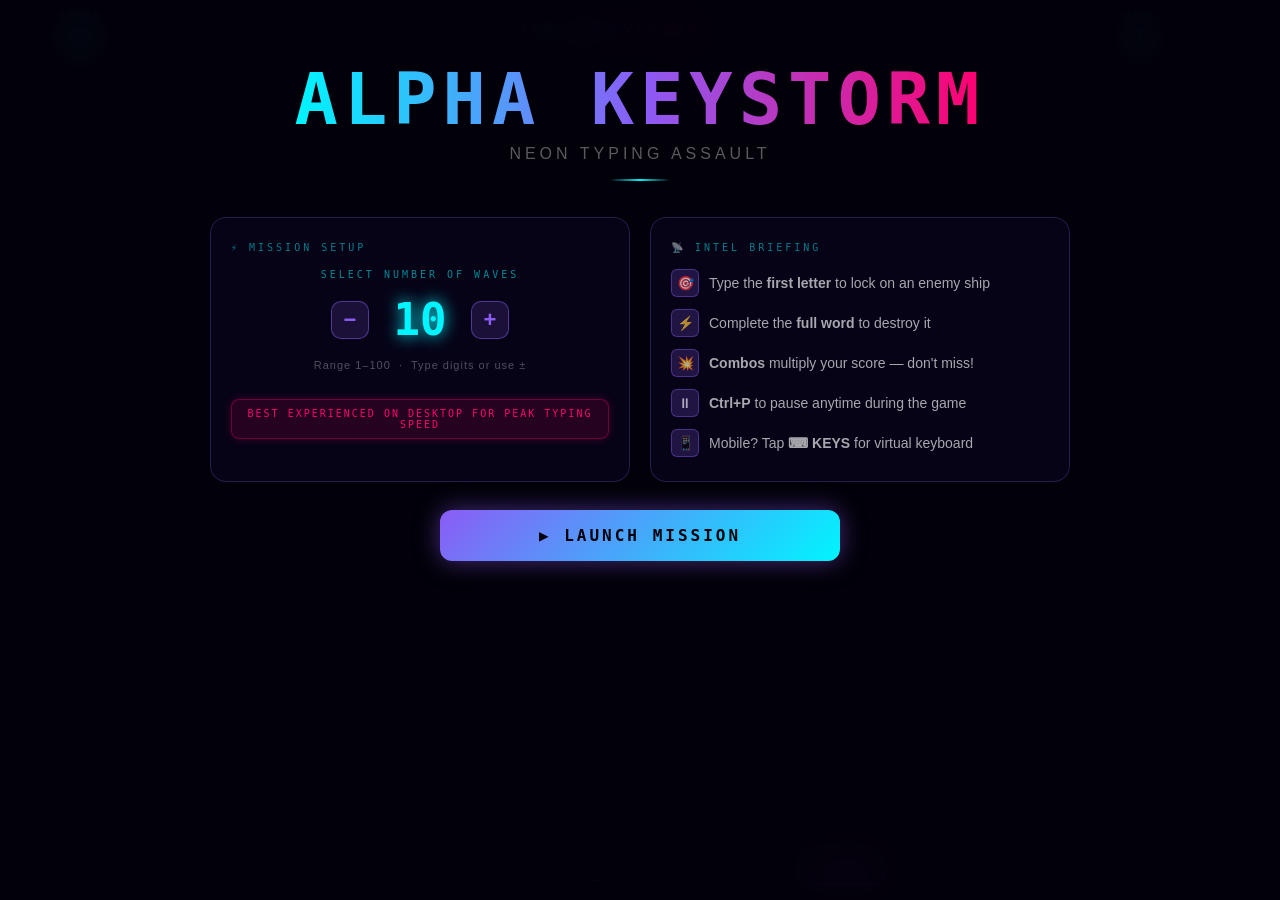
<file: Alpha-Keystorm/index.html>
<!DOCTYPE html>
<html lang="en">
<head>
  <meta charset="UTF-8" />
  <meta http-equiv="Content-Security-Policy" content="default-src 'self'; script-src 'unsafe-inline'; style-src 'unsafe-inline' 'self' https://fonts.googleapis.com; font-src https://fonts.gstatic.com; img-src 'self' data:;">
  <meta name="viewport" content="width=device-width, initial-scale=1.0, maximum-scale=1.0, user-scalable=no" />
  <title>Alpha Keystorm | Typing Shooter</title>
  <meta name="description" content="A neon synthwave typing shooter game. Type words to destroy incoming enemies before they reach your ship!" />
  <link rel="preconnect" href="https://fonts.googleapis.com" />
  <link rel="preconnect" href="https://fonts.gstatic.com" crossorigin />
  <link href="https://fonts.googleapis.com/css2?family=Orbitron:wght@400;700;900&family=Rajdhani:wght@400;600;700&family=Fira+Code:wght@400;500;700&display=swap" rel="stylesheet" />

  <style>
    /* =============================================
       RESET & BASE
    ============================================= */
    *, *::before, *::after { box-sizing: border-box; margin: 0; padding: 0; }

    :root {
      --neon-cyan:   #00f5ff;
      --neon-pink:   #ff006e;
      --neon-purple: #8b5cf6;
      --neon-yellow: #ffd60a;
      --bg-dark:     #03010a;
      --bg-mid:      #0a0520;
      --glass-bg:    rgba(10, 5, 32, 0.75);
      --glass-border:rgba(139, 92, 246, 0.4);
      --font-hud:    'Orbitron', monospace;
      --font-body:   'Rajdhani', sans-serif;
      --font-word:   'Fira Code', 'Roboto Mono', monospace; /* crystal-clear word labels */
    }

    html, body {
      width: 100%; height: 100%;
      overflow: hidden;
      background: var(--bg-dark);
      font-family: var(--font-body);
      color: #fff;
      touch-action: none;
    }

    /* =============================================
       HUD / HEADER
    ============================================= */
    #hud {
      position: fixed;
      top: 0; left: 0; right: 0;
      z-index: 10;
      display: flex;
      align-items: center;
      justify-content: space-between;
      padding: 10px 80px 10px 20px; /* Added 80px right padding to prevent Pause button overlap */
      background: linear-gradient(180deg, rgba(3,1,10,0.95) 0%, transparent 100%);
      border-bottom: 1px solid rgba(0,245,255,0.12);
      pointer-events: none;
    }

    .hud-block {
      display: flex;
      flex-direction: column;
      align-items: center;
      min-width: 120px;
    }

    .hud-label {
      font-family: var(--font-word);
      font-size: clamp(8px, 1.5vw, 11px);
      letter-spacing: 2px;
      color: rgba(0,245,255,0.5);
      text-transform: uppercase;
    }

    .hud-value {
      font-family: var(--font-word);
      font-size: clamp(18px, 3.5vw, 28px);
      font-weight: 700;
      color: var(--neon-cyan);
      text-shadow: 0 0 12px var(--neon-cyan), 0 0 30px rgba(0,245,255,0.4);
      transition: transform 0.1s;
    }

    .hud-value.pulse {
      animation: scorePulse 0.3s ease-out;
    }

    @keyframes scorePulse {
      0%   { transform: scale(1); }
      50%  { transform: scale(1.25); color: var(--neon-yellow); }
      100% { transform: scale(1); }
    }

    #hud-center {
      display: flex;
      flex-direction: column;
      align-items: center;
    }

    #hud-title {
      font-family: var(--font-hud);
      font-size: clamp(10px, 2vw, 15px);
      font-weight: 900;
      letter-spacing: 4px;
      background: linear-gradient(90deg, var(--neon-cyan), var(--neon-purple), var(--neon-pink));
      -webkit-background-clip: text;
      -webkit-text-fill-color: transparent;
      background-clip: text;
    }

    #lives-container {
      display: flex;
      gap: 6px;
      margin-top: 2px;
    }

    .life-icon {
      width: 14px; height: 14px;
      background: var(--neon-pink);
      clip-path: polygon(50% 0%, 100% 38%, 82% 100%, 50% 80%, 18% 100%, 0% 38%);
      box-shadow: 0 0 8px var(--neon-pink);
      transition: opacity 0.3s, transform 0.3s;
    }

    .life-icon.lost {
      opacity: 0.15;
      transform: scale(0.7);
    }

    /* =============================================
       CANVAS
    ============================================= */
    #gameCanvas {
      position: fixed;
      top: 0; left: 0;
      width: 100vw; height: 100vh;
      display: block;
    }

    /* =============================================
       INPUT BAR (bottom)
    ============================================= */
    #input-bar {
      position: fixed;
      bottom: 0; left: 0; right: 0;
      z-index: 10;
      display: flex;
      align-items: center;
      justify-content: center;
      gap: 12px;
      padding: 10px 20px;
      background: linear-gradient(0deg, rgba(3,1,10,0.97) 0%, transparent 100%);
      border-top: 1px solid rgba(0,245,255,0.10);
      transition: bottom 0.25s ease;
    }

    /* Shift input bar above the virtual keyboard when it is open */
    body.kb-active #input-bar {
      bottom: clamp(230px, 35vh, 280px); /* Shifted higher for the 4-row Gboard */
    }

    #typed-display {
      flex: 1;
      max-width: 400px;
      font-family: var(--font-word);
      font-size: clamp(14px, 2.5vw, 20px);
      letter-spacing: 3px;
      color: var(--neon-cyan);
      text-align: center;
      padding: 8px 16px;
      border: 1px solid rgba(0,245,255,0.25);
      border-radius: 8px;
      background: rgba(0,245,255,0.04);
      text-shadow: 0 0 10px var(--neon-cyan);
      min-height: 42px;
      text-transform: uppercase;
    }

    #hidden-input {
      position: fixed;
      opacity: 0;
      width: 1px;
      height: 1px;
      pointer-events: none;
      top: 0;
      left: 0;
      z-index: -1;
    }

    /* =============================================
       VIRTUAL KEYBOARD TOGGLE
    ============================================= */
    #kb-toggle {
      pointer-events: all;
      background: rgba(139,92,246,0.15);
      border: 1px solid var(--neon-purple);
      border-radius: 8px;
      padding: 8px 14px;
      color: var(--neon-purple);
      font-family: var(--font-hud);
      font-size: 11px;
      letter-spacing: 1px;
      cursor: pointer;
      transition: background 0.2s, box-shadow 0.2s;
      white-space: nowrap;
    }

    #kb-toggle:hover, #kb-toggle.active {
      background: rgba(139,92,246,0.35);
      box-shadow: 0 0 14px rgba(139,92,246,0.5);
    }

    /* =============================================
       VIRTUAL KEYBOARD
    ============================================= */
    #virtual-keyboard {
      position: fixed;
      bottom: 0; left: 0; right: 0;
      z-index: 20;
      display: none;
      flex-direction: column;
      align-items: center;
      gap: 6px;
      padding: 4px 4px max(16px, env(safe-area-inset-bottom)) 4px;
      background: rgba(3,1,10,0.95);
      border-top: 1px solid rgba(139,92,246,0.3);
      backdrop-filter: blur(12px);
    }

    #virtual-keyboard.visible { display: flex; }

    .kb-row {
      display: flex;
      width: 100%;
      max-width: 600px;
      gap: 4px;
      justify-content: center;
    }

    .kb-key {
      flex: 1;
      height: clamp(50px, 8vh, 65px);
      background: rgba(139,92,246,0.12);
      border: 1px solid rgba(139,92,246,0.35);
      border-radius: 6px;
      color: #fff;
      font-family: var(--font-hud);
      font-size: 20px;
      font-weight: 700;
      cursor: pointer;
      transition: background 0.1s, transform 0.08s, box-shadow 0.1s;
      display: flex; align-items: center; justify-content: center;
      user-select: none;
      -webkit-user-select: none;
      touch-action: none !important;
    }

    .kb-key:active, .kb-key.flash {
      background: rgba(0,245,255,0.3);
      box-shadow: 0 0 12px var(--neon-cyan);
      transform: scale(0.92);
    }

    .kb-key.wide { flex: 1.5; font-size: 16px; background: rgba(139,92,246,0.25); }
    .kb-key.space { flex: 4; background: rgba(139,92,246,0.15); }
    .kb-key.dummy { color: rgba(255,255,255,0.4); font-size: 14px; }

    /* =============================================
       OVERLAYS
    ============================================= */
    .overlay {
      position: fixed;
      inset: 0;
      z-index: 100;
      display: flex;
      align-items: center;
      justify-content: center;
      background: rgba(3, 1, 10, 0.85);
      backdrop-filter: blur(18px);
      -webkit-backdrop-filter: blur(18px);
      opacity: 0;
      pointer-events: none;
      transition: opacity 0.4s ease;
    }

    .overlay.visible {
      opacity: 1;
      pointer-events: all;
    }

    .overlay-card {
      position: relative;
      width: min(90vw, 480px);
      background: var(--glass-bg);
      border: 1px solid var(--glass-border);
      border-radius: 20px;
      padding: 40px 36px;
      box-shadow:
        0 0 40px rgba(139,92,246,0.2),
        0 0 80px rgba(0,245,255,0.08),
        inset 0 1px 0 rgba(255,255,255,0.07);
      animation: cardAppear 0.5s cubic-bezier(0.34, 1.56, 0.64, 1) both;
    }

    @keyframes cardAppear {
      from { transform: translateY(30px) scale(0.9); opacity: 0; }
      to   { transform: translateY(0) scale(1);      opacity: 1; }
    }

    .overlay-card::before {
      content: '';
      position: absolute;
      inset: -1px;
      border-radius: 21px;
      background: linear-gradient(135deg, rgba(0,245,255,0.2), transparent 50%, rgba(255,0,110,0.15));
      pointer-events: none;
      z-index: -1;
    }

    .overlay-title {
      font-family: var(--font-hud);
      font-size: clamp(22px, 5vw, 36px);
      font-weight: 900;
      text-align: center;
      margin-bottom: 8px;
      background: linear-gradient(90deg, var(--neon-cyan), var(--neon-purple), var(--neon-pink));
      -webkit-background-clip: text;
      -webkit-text-fill-color: transparent;
      background-clip: text;
    }

    .overlay-subtitle {
      font-family: var(--font-body);
      font-size: clamp(12px, 2vw, 15px);
      color: rgba(255,255,255,0.45);
      text-align: center;
      letter-spacing: 2px;
      text-transform: uppercase;
      margin-bottom: 28px;
    }

    .stats-grid {
      display: grid;
      grid-template-columns: 1fr 1fr;
      gap: 14px;
      margin-bottom: 28px;
    }

    .stat-card {
      background: rgba(0,245,255,0.04);
      border: 1px solid rgba(0,245,255,0.15);
      border-radius: 12px;
      padding: 14px 12px;
      text-align: center;
    }

    .stat-label {
      font-family: var(--font-body);
      font-size: 11px;
      letter-spacing: 2px;
      color: rgba(255,255,255,0.4);
      text-transform: uppercase;
      margin-bottom: 6px;
    }

    .stat-val {
      font-family: var(--font-hud);
      font-size: clamp(18px, 4vw, 28px);
      font-weight: 900;
      color: var(--neon-cyan);
      text-shadow: 0 0 12px var(--neon-cyan);
    }

    .stat-val.pink  { color: var(--neon-pink);   text-shadow: 0 0 12px var(--neon-pink);   }
    .stat-val.purple{ color: var(--neon-purple);  text-shadow: 0 0 12px var(--neon-purple); }
    .stat-val.yellow{ color: var(--neon-yellow);  text-shadow: 0 0 12px var(--neon-yellow); }

    .action-btn {
      width: 100%;
      padding: 16px 20px;
      font-family: var(--font-hud);
      font-size: clamp(13px, 2.5vw, 16px);
      font-weight: 700;
      letter-spacing: 3px;
      border: none;
      border-radius: 12px;
      cursor: pointer;
      background: linear-gradient(135deg, var(--neon-purple), var(--neon-cyan));
      color: var(--bg-dark);
      box-shadow: 0 0 24px rgba(139,92,246,0.5), 0 4px 16px rgba(0,0,0,0.4);
      transition: transform 0.15s, box-shadow 0.15s;
      animation: btnPulse 2s ease-in-out infinite;
    }

    @keyframes btnPulse {
      0%, 100% { box-shadow: 0 0 24px rgba(139,92,246,0.5), 0 4px 16px rgba(0,0,0,0.4); }
      50%       { box-shadow: 0 0 40px rgba(0,245,255,0.7), 0 4px 20px rgba(0,0,0,0.4); }
    }

    .action-btn:hover { transform: scale(1.03); }
    .action-btn:active { transform: scale(0.97); }

    /* START SCREEN specifics */
    #start-screen .how-to {
      display: flex;
      flex-direction: column;
      gap: 8px;
      margin-bottom: 26px;
    }

    #start-screen .how-to-row {
      display: flex;
      align-items: center;
      gap: 10px;
      font-size: clamp(12px, 2.5vw, 14px);
      color: rgba(255,255,255,0.65);
    }

    #start-screen .how-to-icon {
      width: 28px; height: 28px;
      border-radius: 6px;
      background: rgba(139,92,246,0.2);
      border: 1px solid rgba(139,92,246,0.4);
      display: flex; align-items: center; justify-content: center;
      font-size: 14px;
      flex-shrink: 0;
    }

    /* =============================================
       WAVE ANNOUNCE BANNER
    ============================================= */
    #wave-banner {
      position: fixed;
      top: 50%;
      left: 50%;
      transform: translate(-50%, -50%) scale(0.7);
      z-index: 50;
      font-family: var(--font-hud);
      font-size: clamp(24px, 6vw, 52px);
      font-weight: 900;
      letter-spacing: 6px;
      text-align: center;
      color: var(--neon-yellow);
      text-shadow: 0 0 30px var(--neon-yellow), 0 0 60px rgba(255,214,10,0.4);
      opacity: 0;
      pointer-events: none;
      white-space: nowrap;
    }

    /* =============================================
       COMBO BADGE
    ============================================= */
    #combo-badge {
      position: fixed;
      top: 80px;
      right: 20px;
      z-index: 30;
      font-family: var(--font-hud);
      font-size: clamp(12px, 2vw, 16px);
      font-weight: 700;
      color: var(--neon-yellow);
      text-shadow: 0 0 12px var(--neon-yellow);
      opacity: 0;
      pointer-events: none;
      text-align: right;
      transition: opacity 0.3s;
    }

    /* =============================================
       SCANLINES overlay
    ============================================= */
    #scanlines {
      position: fixed;
      inset: 0;
      background: repeating-linear-gradient(
        0deg,
        transparent,
        transparent 2px,
        rgba(0,0,0,0.06) 2px,
        rgba(0,0,0,0.06) 4px
      );
      pointer-events: none;
      z-index: 5;
    }

    /* =============================================
       RESPONSIVE ADJUSTMENTS
    ============================================= */
    @media (max-width: 480px) {
      #hud { padding: 6px 60px 6px 10px; } /* 60px right padding prevents Pause overlap */
      .hud-block { min-width: 70px; }
      #input-bar { padding: 8px 10px; gap: 8px; }
      #pause-btn { top: 8px; right: 8px; width: 38px; height: 38px; }
    }

    /* =============================================
       WAVE SELECTOR
    ============================================= */
    .wave-selector {
      display: flex;
      flex-direction: column;
      align-items: center;
      gap: 10px;
      margin-bottom: 22px;
      padding: 18px 20px;
      background: rgba(0,245,255,0.04);
      border: 1px solid rgba(0,245,255,0.18);
      border-radius: 14px;
    }
    .wave-selector-label {
      font-family: var(--font-hud);
      font-size: 10px;
      letter-spacing: 3px;
      color: rgba(0,245,255,0.55);
      text-transform: uppercase;
    }
    .wave-selector-row {
      display: flex;
      align-items: center;
      gap: 16px;
    }
    .ws-btn {
      width: 38px; height: 38px;
      border-radius: 10px;
      border: 1.5px solid rgba(139,92,246,0.5);
      background: rgba(139,92,246,0.15);
      color: var(--neon-purple);
      font-size: 22px;
      font-weight: 700;
      cursor: pointer;
      display: flex; align-items: center; justify-content: center;
      transition: background 0.15s, transform 0.1s, box-shadow 0.15s;
      line-height: 1;
    }
    .ws-btn:hover {
      background: rgba(139,92,246,0.35);
      box-shadow: 0 0 14px rgba(139,92,246,0.5);
    }
    .ws-btn:active { transform: scale(0.9); }
    #wave-count-display {
      font-family: var(--font-hud);
      font-size: clamp(28px, 6vw, 44px);
      font-weight: 900;
      color: var(--neon-cyan);
      text-shadow: 0 0 16px var(--neon-cyan);
      min-width: 70px;
      text-align: center;
      animation: waveCountPop 0.2s ease-out;
    }
    @keyframes waveCountPop {
      0%   { transform: scale(0.8); opacity: 0.5; }
      60%  { transform: scale(1.15); }
      100% { transform: scale(1);   opacity: 1;   }
    }
    .wave-hint {
      font-size: 11px;
      color: rgba(255,255,255,0.3);
      letter-spacing: 1px;
    }
    .pc-warning {
      margin-top: 14px;
      font-family: var(--font-hud);
      font-size: 10px;
      letter-spacing: 2px;
      color: var(--neon-pink);
      text-transform: uppercase;
      text-align: center;
      border: 1px solid rgba(255,0,110,0.35);
      padding: 8px 12px;
      border-radius: 8px;
      background: rgba(255,0,110,0.12);
      box-shadow: 0 0 10px rgba(255,0,110,0.2);
    }
    #ultimate-desc {
      display: none;
      margin-top: 10px;
      font-size: 12px;
      color: var(--neon-yellow);
      text-align: center;
      animation: pulse 1.5s infinite;
    }
    #hud-timer {
      display: none;
      font-family: var(--font-word);
      font-size: 22px;
      color: var(--neon-pink);
      text-shadow: 0 0 10px var(--neon-pink);
    }
    /* Input directly type a number */
    #wave-count-input {
      position: absolute;
      opacity: 0;
      pointer-events: none;
      width: 1px; height: 1px;
    }

    /* =============================================
       EXTENDED STATS GRID (3 columns for end screens)
    ============================================= */
    .stats-grid-3 {
      display: grid;
      grid-template-columns: 1fr 1fr 1fr;
      gap: 10px;
      margin-bottom: 24px;
    }
    .stats-grid-2 {
      display: grid;
      grid-template-columns: 1fr 1fr;
      gap: 10px;
      margin-bottom: 10px;
    }
    @media (max-width: 360px) {
      .stats-grid-3 { grid-template-columns: 1fr 1fr; }
    }

    /* =============================================
       VICTORY SCREEN
    ============================================= */
    #victory-screen .overlay-title {
      background: linear-gradient(90deg, var(--neon-yellow), #00ff88, var(--neon-cyan));
      -webkit-background-clip: text;
      background-clip: text;
      -webkit-text-fill-color: transparent;
    }
    .victory-stars {
      display: flex;
      justify-content: center;
      gap: 8px;
      margin-bottom: 20px;
    }
    .v-star {
      font-size: clamp(22px, 4vw, 32px);
      animation: starPop 0.4s cubic-bezier(0.34,1.56,0.64,1) both;
    }
    .v-star:nth-child(1) { animation-delay: 0.1s; }
    .v-star:nth-child(2) { animation-delay: 0.25s; }
    .v-star:nth-child(3) { animation-delay: 0.4s; }
    @keyframes starPop {
      from { transform: scale(0) rotate(-30deg); opacity: 0; }
      to   { transform: scale(1) rotate(0deg);   opacity: 1; }
    }
    .stat-val.green {
      color: #00ff88;
      text-shadow: 0 0 12px #00ff88;
    }

    /* =============================================
       HOME PAGE (full-screen start overlay)
    ============================================= */
    #start-screen {
      /* override the card-centred layout for a real home page */
      align-items: stretch;
      justify-content: flex-start;
      overflow-y: auto;
      padding: 0;
    }
    #home-page {
      width: 100%;
      min-height: 100%;
      display: flex;
      flex-direction: column;
      align-items: center;
      padding: 60px 20px 40px;
      gap: 0;
    }
    /* hero section */
    .home-hero {
      text-align: center;
      margin-bottom: 36px;
      animation: fadeSlideDown 0.7s cubic-bezier(0.34,1.4,0.64,1) both;
    }
    @keyframes fadeSlideDown {
      from { opacity:0; transform:translateY(-30px); }
      to   { opacity:1; transform:translateY(0); }
    }
    .home-logo {
      font-family: var(--font-hud);
      font-size: clamp(36px, 8vw, 72px);
      font-weight: 900;
      letter-spacing: 6px;
      background: linear-gradient(90deg, var(--neon-cyan) 0%, var(--neon-purple) 50%, var(--neon-pink) 100%);
      -webkit-background-clip: text;
      -webkit-text-fill-color: transparent;
      background-clip: text;
      text-shadow: none;
      line-height: 1.1;
    }
    .home-tagline {
      font-family: var(--font-body);
      font-size: clamp(12px, 2.5vw, 16px);
      letter-spacing: 4px;
      text-transform: uppercase;
      color: rgba(255,255,255,0.35);
      margin-top: 6px;
    }
    .home-divider {
      width: 60px; height: 2px;
      margin: 16px auto 0;
      background: linear-gradient(90deg, transparent, var(--neon-cyan), transparent);
      border-radius: 2px;
    }
    /* two-column content area */
    .home-body {
      width: 100%;
      max-width: 860px;
      display: grid;
      grid-template-columns: 1fr 1fr;
      gap: 20px;
      margin-bottom: 28px;
      animation: fadeSlideUp 0.7s 0.15s cubic-bezier(0.34,1.4,0.64,1) both;
    }
    @keyframes fadeSlideUp {
      from { opacity:0; transform:translateY(24px); }
      to   { opacity:1; transform:translateY(0); }
    }
    @media (max-width: 620px) {
      .home-body { grid-template-columns: 1fr; }
    }
    /* panel shared style */
    .home-panel {
      background: rgba(10,5,32,0.65);
      border: 1px solid rgba(139,92,246,0.25);
      border-radius: 16px;
      padding: 24px 20px;
      backdrop-filter: blur(14px);
    }
    .home-panel-title {
      font-family: var(--font-hud);
      font-size: 10px;
      letter-spacing: 3px;
      text-transform: uppercase;
      color: rgba(0,245,255,0.5);
      margin-bottom: 16px;
    }
    /* wave selector inside panel */
    .wave-selector {
      display: flex;
      flex-direction: column;
      align-items: center;
      gap: 14px;
      margin-bottom: 0;
      padding: 0;
      background: none;
      border: none;
      border-radius: 0;
    }
    /* tips panel */
    .home-tips {
      display: flex;
      flex-direction: column;
      gap: 12px;
    }
    /* launch button area */
    .home-launch {
      width: 100%;
      max-width: 400px;
      animation: fadeSlideUp 0.7s 0.3s cubic-bezier(0.34,1.4,0.64,1) both;
    }

    /* Go Home button (ghost style) */
    .home-btn {
      width: 100%;
      padding: 14px 20px;
      font-family: var(--font-hud);
      font-size: clamp(11px, 2vw, 14px);
      font-weight: 700;
      letter-spacing: 2px;
      border-radius: 12px;
      cursor: pointer;
      transition: background 0.2s, transform 0.15s, box-shadow 0.2s;
      background: rgba(0,245,255,0.06);
      border: 1.5px solid rgba(0,245,255,0.35);
      color: var(--neon-cyan);
      margin-top: 10px;
    }
    .home-btn:hover {
      background: rgba(0,245,255,0.14);
      box-shadow: 0 0 18px rgba(0,245,255,0.3);
      transform: scale(1.02);
    }
    .home-btn:active { transform: scale(0.97); }

    /* end-screen button row */
    .end-btn-row {
      display: flex;
      flex-direction: column;
      gap: 10px;
    }

    /* =============================================
       PAUSE BUTTON
    ============================================= */
    #pause-btn {
      position: fixed;
      top: 14px;
      right: 16px;
      z-index: 40;
      width: 44px; height: 44px;
      background: rgba(10,5,32,0.7);
      border: 1.5px solid rgba(0,245,255,0.35);
      border-radius: 12px;
      display: none;          /* shown only during PLAYING */
      align-items: center;
      justify-content: center;
      cursor: pointer;
      backdrop-filter: blur(8px);
      transition: background 0.2s, border-color 0.2s, transform 0.15s;
    }
    #pause-btn:hover {
      background: rgba(0,245,255,0.12);
      border-color: var(--neon-cyan);
      transform: scale(1.08);
    }
    #pause-btn:active { transform: scale(0.93); }
    #pause-btn svg { width: 20px; height: 20px; }
    #pause-btn.visible { display: flex; }

    /* Spinning ring around pause btn */
    #pause-btn::before {
      content: '';
      position: absolute;
      inset: -4px;
      border-radius: 16px;
      border: 1.5px solid transparent;
      border-top-color: var(--neon-cyan);
      border-right-color: var(--neon-purple);
      animation: spinRing 3s linear infinite;
      opacity: 0;
      transition: opacity 0.3s;
    }
    #pause-btn:hover::before { opacity: 1; }
    @keyframes spinRing {
      to { transform: rotate(360deg); }
    }

    /* =============================================
       PAUSE OVERLAY
    ============================================= */
    #pause-screen .overlay-title {
      background: linear-gradient(90deg, var(--neon-yellow), var(--neon-pink));
      -webkit-background-clip: text;
      background-clip: text;
      -webkit-text-fill-color: transparent;
    }
    .pause-icon {
      display: flex;
      align-items: center;
      justify-content: center;
      gap: 10px;
      margin-bottom: 28px;
    }
    .pause-bar {
      width: 14px; height: 50px;
      background: linear-gradient(180deg, var(--neon-cyan), var(--neon-purple));
      border-radius: 4px;
      box-shadow: 0 0 16px var(--neon-cyan);
      animation: pauseBarPulse 1.2s ease-in-out infinite alternate;
    }
    .pause-bar:nth-child(2) { animation-delay: 0.3s; }
    @keyframes pauseBarPulse {
      from { transform: scaleY(1);   opacity: 1;   }
      to   { transform: scaleY(0.6); opacity: 0.5; }
    }
    .pause-btn-row {
      display: flex;
      gap: 14px;
    }
    .pause-action {
      flex: 1;
      padding: 14px 10px;
      font-family: var(--font-hud);
      font-size: clamp(11px, 2vw, 14px);
      font-weight: 700;
      letter-spacing: 2px;
      border: none;
      border-radius: 12px;
      cursor: pointer;
      transition: transform 0.15s, box-shadow 0.15s;
    }
    #resume-btn {
      background: linear-gradient(135deg, var(--neon-cyan), var(--neon-purple));
      color: var(--bg-dark);
      box-shadow: 0 0 20px rgba(0,245,255,0.45);
      animation: btnPulse 2s ease-in-out infinite;
    }
    #pause-restart-btn {
      background: rgba(255,0,110,0.12);
      border: 1.5px solid var(--neon-pink);
      color: var(--neon-pink);
      box-shadow: 0 0 12px rgba(255,0,110,0.2);
    }
    #pause-restart-btn:hover {
      background: rgba(255,0,110,0.25);
      box-shadow: 0 0 22px rgba(255,0,110,0.45);
    }
    .pause-action:hover { transform: scale(1.04); }
    .pause-action:active { transform: scale(0.96); }
  </style>
</head>
<body>

  <!-- HUD -->
  <div id="hud">
    <div class="hud-block">
      <span class="hud-label">Score</span>
      <span class="hud-value" id="hud-score">0</span>
    </div>
    <div id="hud-center">
      <div id="hud-title">ALPHA KEYSTORM</div>
      <div id="lives-container"></div>
    </div>
    <div class="hud-block">
      <span class="hud-label">Wave</span>
      <span class="hud-value" id="hud-wave">1</span>
      <div id="hud-timer">02:00</div>
    </div>
  </div>

  <!-- Canvas -->
  <canvas id="gameCanvas"></canvas>

  <!-- Scanlines -->
  <div id="scanlines"></div>

  <!-- Hidden input for keyboard capture -->
  <input id="hidden-input" type="text" autocomplete="off" autocorrect="off"
         autocapitalize="none" spellcheck="false" inputmode="none" />

  <!-- Pause button (shown during gameplay) -->
  <button id="pause-btn" title="Pause (Escape)" aria-label="Pause game">
    <svg viewBox="0 0 24 24" fill="none" xmlns="http://www.w3.org/2000/svg">
      <rect x="5" y="3" width="4" height="18" rx="2" fill="#00f5ff"/>
      <rect x="15" y="3" width="4" height="18" rx="2" fill="#8b5cf6"/>
    </svg>
  </button>

  <!-- Bottom input bar -->
  <div id="input-bar">
    <div id="typed-display">_</div>
    <button id="kb-toggle" title="Toggle Virtual Keyboard">⌨ KEYS</button>
  </div>

  <!-- Virtual Keyboard -->
  <div id="virtual-keyboard"></div>

  <!-- Combo Badge -->
  <div id="combo-badge"></div>

  <!-- Wave Banner -->
  <div id="wave-banner"></div>

  <!-- ── OVERLAYS ────────────────────────────────── -->

  <!-- ═══ HOME PAGE (Start Screen) ═══ -->
  <div class="overlay visible" id="start-screen">
    <div id="home-page">

      <!-- Hero -->
      <div class="home-hero">
        <div class="home-logo">ALPHA KEYSTORM</div>
        <div class="home-tagline">Neon Typing Assault</div>
        <div class="home-divider"></div>
      </div>

      <!-- Two-panel body -->
      <div class="home-body">

        <!-- LEFT: Wave Selector -->
        <div class="home-panel">
          <div class="home-panel-title">⚡ Mission Setup</div>
          <div class="wave-selector">
            <div class="wave-selector-label">Select Number of Waves</div>
            <div class="wave-selector-row">
              <button class="ws-btn" id="ws-minus">−</button>
              <div id="wave-count-display">10</div>
              <button class="ws-btn" id="ws-plus">+</button>
            </div>
            <div class="wave-hint">Range 1–100 &nbsp;·&nbsp; Type digits or use ±</div>
            <input id="wave-count-input" type="number" min="1" max="100" value="10" />
            <div class="pc-warning">Best experienced on Desktop for peak typing speed</div>
            <div id="ultimate-desc">ULTIMATE COMBAT: All word types enabled!</div>
          </div>
        </div>

        <!-- RIGHT: Tips -->
        <div class="home-panel">
          <div class="home-panel-title">📡 Intel Briefing</div>
          <div class="home-tips">
            <div class="how-to-row">
              <div class="how-to-icon">🎯</div>
              <span>Type the <strong>first letter</strong> to lock on an enemy ship</span>
            </div>
            <div class="how-to-row">
              <div class="how-to-icon">⚡</div>
              <span>Complete the <strong>full word</strong> to destroy it</span>
            </div>
            <div class="how-to-row">
              <div class="how-to-icon">💥</div>
              <span><strong>Combos</strong> multiply your score — don't miss!</span>
            </div>
            <div class="how-to-row">
              <div class="how-to-icon">⏸</div>
              <span><strong>Ctrl+P</strong> to pause anytime during the game</span>
            </div>
            <div class="how-to-row">
              <div class="how-to-icon">📱</div>
              <span>Mobile? Tap <strong>⌨ KEYS</strong> for virtual keyboard</span>
            </div>
          </div>
        </div>

      </div><!-- /home-body -->

      <!-- Launch button -->
      <div class="home-launch">
        <button class="action-btn" id="start-btn">▶ LAUNCH MISSION</button>
      </div>

    </div><!-- /home-page -->
  </div>

  <!-- Game Over Screen -->
  <div class="overlay" id="gameover-screen">
    <div class="overlay-card">
      <div class="overlay-title">MISSION FAILED</div>
      <div class="overlay-subtitle">Debriefing Report</div>
      <div class="stats-grid-3">
        <div class="stat-card">
          <div class="stat-label">Score</div>
          <div class="stat-val" id="go-score">0</div>
        </div>
        <div class="stat-card">
          <div class="stat-label">Wave</div>
          <div class="stat-val purple" id="go-wave">1</div>
        </div>
        <div class="stat-card">
          <div class="stat-label">WPM</div>
          <div class="stat-val yellow" id="go-wpm">0</div>
        </div>
      </div>
      <div class="stats-grid-2">
        <div class="stat-card">
          <div class="stat-label">Accuracy</div>
          <div class="stat-val pink" id="go-accuracy">--%</div>
        </div>
        <div class="stat-card">
          <div class="stat-label">Max Streak</div>
          <div class="stat-val yellow" id="go-streak">0</div>
        </div>
        <div class="stat-card">
          <div class="stat-label">Words Destroyed</div>
          <div class="stat-val" id="go-words">0</div>
        </div>
        <div class="stat-card">
          <div class="stat-label">Time Played</div>
          <div class="stat-val purple" id="go-time">0s</div>
        </div>
      </div>
      <div class="end-btn-row">
        <button class="action-btn" id="restart-btn">↺ PLAY AGAIN</button>
        <button class="home-btn" id="go-home-gameover">⌂ GO HOME</button>
      </div>
    </div>
  </div>

  <!-- Victory Screen -->
  <div class="overlay" id="victory-screen">
    <div class="overlay-card">
      <div class="overlay-title">MISSION COMPLETE</div>
      <div class="overlay-subtitle">All Waves Cleared — Elite Pilot</div>
      <div class="victory-stars">
        <span class="v-star">⭐</span>
        <span class="v-star">🌟</span>
        <span class="v-star">⭐</span>
      </div>
      <div class="stats-grid-3">
        <div class="stat-card">
          <div class="stat-label">Score</div>
          <div class="stat-val green" id="vc-score">0</div>
        </div>
        <div class="stat-card">
          <div class="stat-label">Waves</div>
          <div class="stat-val" id="vc-wave">0</div>
        </div>
        <div class="stat-card">
          <div class="stat-label">WPM</div>
          <div class="stat-val yellow" id="vc-wpm">0</div>
        </div>
      </div>
      <div class="stats-grid-2">
        <div class="stat-card">
          <div class="stat-label">Accuracy</div>
          <div class="stat-val pink" id="vc-accuracy">--%</div>
        </div>
        <div class="stat-card">
          <div class="stat-label">Max Streak</div>
          <div class="stat-val yellow" id="vc-streak">0</div>
        </div>
        <div class="stat-card">
          <div class="stat-label">Words Destroyed</div>
          <div class="stat-val green" id="vc-words">0</div>
        </div>
        <div class="stat-card">
          <div class="stat-label">Time Played</div>
          <div class="stat-val purple" id="vc-time">0s</div>
        </div>
      </div>
      <div class="end-btn-row">
        <button class="action-btn" id="victory-restart-btn">↺ PLAY AGAIN</button>
        <button class="home-btn" id="go-home-victory">⌂ GO HOME</button>
      </div>
    </div>
  </div>

  <!-- Pause Screen -->
  <div class="overlay" id="pause-screen">
    <div class="overlay-card">
      <div class="overlay-title">PAUSED</div>
      <div class="overlay-subtitle">Mission Suspended</div>
      <div class="pause-icon">
        <div class="pause-bar"></div>
        <div class="pause-bar"></div>
      </div>
      <div class="pause-btn-row">
        <button class="pause-action" id="resume-btn">▶ RESUME</button>
        <button class="pause-action" id="pause-restart-btn">↺ RESTART</button>
      </div>
      <button class="home-btn" id="go-home-pause" style="margin-top:14px;">⌂ GO HOME</button>
    </div>
  </div>

  <!-- ================================================================
       GAME SCRIPT
  ================================================================ -->
  <script>
  'use strict';

  /* =============================================
     FRAME-BUSTING: Prevent Clickjacking
  ============================================= */
  (function() {
    if (window.top !== window.self) {
      window.top.location = window.self.location;
    }
  })();

  /* =============================================
     WORD DICTIONARY
     Words grouped by length for progressive difficulty
  ============================================= */
  const DICTIONARY = {
    3: ['ace','arc','bat','bit','cat','cut','dog','dew','ego','fly',
        'gig','gun','hot','hub','ice','ink','joy','jet','key','kit',
        'lap','lip','mad','map','nap','net','oak','orb','pit','pod',
        'ray','red','sat','sky','tap','tip','use','van','war','web',
        'yak','zip','zap','fog','hex','ion','jab','keg',
        /* extra 3s */
        'axe','bug','bay','cry','dab','dim','eel','elk','eve','fen',
        'fin','gem','gin','gnu','gut','ham','hew','hob','hop','hue',
        'imp','ivy','jam','jaw','jig','jot','jug','jut','kin','lag',
        'lam','law','lea','led','lid','lit','lob','log','lox','lug',
        'lux','mob','mod','mop','mud','mug','nab','nag','nil','nip',
        'nob','nod','nor','nun','oaf','odd','ode','off','ohm','opt',
        'orb','ore','owl','own','pew','pig','pin','ply','pro','pry',
        'pub','pun','pup','pus','ram','rap','rat','raw','rig','rim',
        'rob','rod','roe','rot','row','rub','rug','rum','rut','sag',
        'sap','saw','say','sew','shy','sip','sir','six','ski','slab',
        'sob','sod','sow','sox','spa','spy','sty','sub','sue','sum',
        'sup','tab','tag','tam','tan','tar','tau','taw','tea','ten',
        'the','thy','tie','tin','toe','too','top','tor','tow','toy',
        'try','tug','tun','two','urn','ups','vat','via','vie','vim',
        'vow','vex','wad','wag','wan','was','wax','wig','win','wit',
        'woe','wok','won','woo','wry','yam','yen','yet','yew','you'],
    4: ['atom','apex','beam','bolt','byte','chip','code','core','dark',
        'data','deal','doom','echo','edge','fire','flux','fuse','gaze',
        'glow','grid','hack','heat','hulk','hype','icon','iris','jump',
        'kill','link','lock','loop','lore','mach','mesh','mode',
        'moon','neon','node','null','orbs','pace','path','peak','ping',
        'plan','plug','port','proc','push','raid','rank','rift',
        'ring','risk','root','rune','rush','scan','seed','send','ship',
        'shot','sign','sink','site','slam','slot','snap','sort',
        'spin','star','stat','stem','stop','swap','sync','tank','task',
        'test','tide','tier','time','tilt','type','unit','user','vast',
        'void','volt','warp','wave','wire','xray','zone','zero',
        /* extra 4s */
        'acid','arch','arms','army','aunt','back','bait','bake','bald',
        'ball','band','bank','bare','bark','barn','base','bash','bass',
        'bath','bear','beat','beck','bell','bend','best','bind','bird',
        'bite','bike','bill','bind','bird','blow','blue','blur','boat',
        'body','boil','bomb','bone','book','boom','boot','born','boss',
        'both','bowl','bulk','bump','burn','call','calm','camp','cape',
        'care','cash','cave','cell','claw','clay','clip','club','clue',
        'coal','coat','coil','cold','come','cool','cope','cord','cove',
        'cram','crop','crow','cube','cult','curl','dare','dart','dash',
        'dawn','days','dead','deaf','dean','deck','deed','deft','deny',
        'desk','dial','dirt','disc','dish','disk','disp','dive','dock',
        'door','dose','dote','down','dray','drip','drop','drug','drum',
        'dual','duel','dunk','dusk','dust','earl','earn','ease','east',
        'emit','epic','even','evil','exam','exec','eyes','face','fact',
        'fail','fake','fall','fame','farm','fast','feel','feet','fell',
        'felt','fill','film','find','fine','fish','fist','flag','flat',
        'flaw','flew','flip','flit','flow','foam','fold','folk','fond',
        'font','food','fool','foot','ford','fork','form','fort','foul',
        'four','free','from','fuel','full','fury','gain','gale','gall',
        'game','gang','gasp','gate','gave','gaze','gear','gave','gift',
        'girl','give','glad','glee','glue','goal','goat','gold','golf',
        'gone','good','gore','gust','guts','hall','halt','hand','hang',
        'hard','harp','hate','have','hawk','haze','head','heal','heap',
        'help','hero','hide','high','hill','hind','hire','hold','hole',
        'home','hood','hook','hope','horn','hose','host','hulk','hurl',
        'idle','ills','info','into','iron','jade','jail','jest','join',
        'jolt','keen','keep','kick','kind','king','knee','knew','know'],
    5: ['abyss','alpha','array','blaze','block','boost','brain','brand',
        'brave','break','brick','bring','burst','cache','chaos','clash',
        'clear','click','clone','cloud','cobra','codec','comet','crash',
        'cycle','cyber','death','debug','decay','delta','dense',
        'depth','drain','dream','drive','drone','elect',
        'ember','epoch','error','evade','event','exact','extra',
        'faith','fatal','fault','fiber','field','flame','flash',
        'fleet','float','focus','force','forge','front','frost',
        'gamma','ghost','giant','glare','glass','glide',
        'gloom','glyph','grace','grade','graph','grave','graze','grind',
        'group','guard','guide','guild','haven','helix',
        'hover','hyper','image','index','input','intel',
        'ionic','judge','juice','karma','knife','knock','laser','latch',
        'layer','level','light','limit','logic','lunar','magic',
        /* extra 5s */
        'abide','ablaze','acorn','actor','acute','admit','adobe','adopt',
        'adult','agent','agree','ahead','aimed','aired','aisle','alarm',
        'alert','alien','align','alley','allow','aloft','alone','along',
        'aloof','aloud','altar','amaze','amber','ambit','amend','amid',
        'ample','angel','anger','angle','anime','annex','antic','anvil',
        'aorta','apart','apple','apply','aptly','arena','argue','arise',
        'armor','arose','arrow','ascii','ashes','aside','atlas','atone',
        'attic','audit','augur','avail','avert','avoid','await','awoke',
        'azure','badge','badly','basil','basis','batch','beach','beard',
        'begin','beige','beige','below','bench','billy','bingo','bison',
        'bleed','bless','blind','blink','blimp','bloom','blown','blues',
        'blunt','blurb','board','bogus','bonus','booby','books','boxer',
        'braid','brawl','brawn','braze','breed','breve','brisk','brittle',
        'broad','brood','broth','brown','brute','buddy','build','built',
        'burnt','cabin','cable','camel','cameo','cargo','carry','cause',
        'cease','chain','chair','champ','chaos','charm','chase','cheap',
        'cheat','cheek','cheer','chess','chest','chief','child','chill',
        'chirp','choir','chord','civic','civil','clamp','clang','clank',
        'clap','clash','clasp','class','cleft','clerk','cliff','climb',
        'chomp','cling','clink','cloak','clock','clone','close','cloud',
        'clown','comet','comic','couch','could','count','court','cover',
        'covet','crack','craft','cramp','crane','crank','creep','crime',
        'crimp','crisp','cross','crowd','crown','cruel','crypt','curly',
        'curve','darts','daunt','debut','decry','defer','delta','dense'],
    6: ['access','aerial','analog',
        'archer','arctic','ascent','astral','atomic','attach','battle',
        'beacon','binary','border','bounce','breach','bridge','bubble',
        'buffer','cannon','carbon','charge','climax',
        'column','combat','commit','cosmos','cursor','damage','danger',
        'decode','defend','delete','deploy','design','detect','detour',
        'device','divert','divide','domain','double','dragon','driven',
        'dynamo','energy','engine','engage','escape','evolve',
        'exceed','export','factor','fierce','filter',
        'finale','flight','fusion',
        'galaxy','gambit','gather','glitch','global',
        'hazard','herald','hidden','ignite','impact','impulse',
        'inject','insane','invoke','island','kernel','knight',
        'latent','launch','lethal','liquid','matrix',
        'meteor','mirror','module','mortal','mystic','neural',
        'nitro','notify','object','offset','online','option',
        'output','parser','patrol','photon','pierce','pillar',
        'plasma','player','portal','proton','radial',
        'random','ranger','reboot','recall','recon',
        'reduce','reflex','remote','render','repeat','rescue','resist',
        'revert','rocket','rotate','router','screen',
        'sector','sensor','server','shield','signal','silent','silver',
        'slayer','socket','source','specter',
        'sphere','splice','sprint','static','strike',
        'strobe','subnet','surge','swarm','switch','system',
        /* extra 6s */
        'abduct','ablaze','abroad','abrupt','absent','absorb','accent',
        'action','active','actual','advent','advert','afford','agency',
        'agenda','agreed','alight','allied','allure','almost','alpine',
        'ambush','amends','animal','anneal','annual','answer','anyone',
        'anyway','appear','arcade','around','arrest','arrive','ascend',
        'assert','assign','assist','assort','attack','attain','attend',
        'avatar','averse','badger','ballot','banter','barren','barter',
        'basalt','basket','beacon','behalf','belief','bellow','belong',
        'betray','bigger','bladed','blanch','blazer','blends','blight',
        'blotch','bonito','botany','bottom','bounty','brawny','brazen',
        'breath','broken','bronze','brutal','budget','burner','bypass',
        'cactus','candid','castle','catnap','caught','cavern','cinder',
        'cipher','citrus','classy','clench','client','cobalt','coerce',
        'cohort','column','covert','crafty','crater','create','credit',
        'crimson','crisis','critic','crusade','crypto','culprit','custom',
        'differ','digest','direct','disarm','dollar','domino','dreamy',
        'dagger','dangle','debris','decide','deepen','depend','detail',
        'devour','divert','domain','drawer','dredge','drifter','driven',
        'duster','efface','effect','effort','elapse','emerge','empire',
        'enable','endure','engulf','enough','entire','entomb','enzyme',
        'escape','evader','exceed','expend','expert','expire','expose',
        'falter','famine','fanout','fatten','fester','fierce','figure',
        'fillet','finish','fiscal','fixate','flange','fatale','frenzy',
        'frozen','fungal','gallon','garnet','geyser','gibber','gilded',
        'gimmick','glacial','glower','gravel','grieve','grisly','grovel',
        'gunner','haggle','hammer','handle','happen','harbor','harden',
        'harden','harness','hasten','havent','helper','higher','hollow',
        'holdup','honest','hookup','hopeful','hunter','hustle','hurtful'],
  };

  /* Build flat arrays per tier */
  const WORD_TIERS = [
    [...DICTIONARY[3]].map(w => w.toUpperCase()),
    [...DICTIONARY[3], ...DICTIONARY[4]].map(w => w.toUpperCase()),
    [...DICTIONARY[4], ...DICTIONARY[5]].map(w => w.toUpperCase()),
    [...DICTIONARY[5], ...DICTIONARY[6]].map(w => w.toUpperCase()),
    [...DICTIONARY[5], ...DICTIONARY[6], ...DICTIONARY[6]].map(w => w.toUpperCase()),
  ];

  const ENEMY_PALETTE = ['#00f5ff','#ff006e','#8b5cf6','#f59e0b','#10b981','#ef4444','#3b82f6'];

  function getTierForWave(wave) {
    if (maxWaves === 1) return 4;
    if (wave <= 4) return 1;
    if (wave <= 6) return 2;
    if (wave <= 9) return 3;
    return 4;
  }

  /* =============================================
     CANVAS SETUP
  ============================================= */
  const canvas  = document.getElementById('gameCanvas');
  const ctx     = canvas.getContext('2d');

  const elScore = document.getElementById('hud-score');
  const elWave  = document.getElementById('hud-wave');
  const elTyped = document.getElementById('typed-display');
  const elCombo = document.getElementById('combo-badge');
  const elLives = document.getElementById('lives-container');
  const elTimer = document.getElementById('hud-timer');
  const elUltDesc = document.getElementById('ultimate-desc');

  let GAME_WIDTH = window.innerWidth;
  let GAME_HEIGHT = window.innerHeight;
  let cachedBgGrad = null;
  let gridColW = 0;
  let gridRows = 0;

  function resizeCanvas() {
    GAME_WIDTH = window.innerWidth;
    GAME_HEIGHT = window.innerHeight;
    const dpr          = window.devicePixelRatio || 1;
    canvas.width       = GAME_WIDTH  * dpr;
    canvas.height      = GAME_HEIGHT * dpr;
    canvas.style.width  = GAME_WIDTH  + 'px';
    canvas.style.height = GAME_HEIGHT + 'px';
    ctx.scale(dpr, dpr); /* coordinate math stays in CSS pixels */

    cachedBgGrad = ctx.createRadialGradient(
      GAME_WIDTH / 2, GAME_HEIGHT * 0.6, 0,
      GAME_WIDTH / 2, GAME_HEIGHT * 0.6, GAME_HEIGHT * 0.8
    );
    cachedBgGrad.addColorStop(0, '#09041c');
    cachedBgGrad.addColorStop(1, '#03010a');

    gridColW = GAME_WIDTH / 14;
    gridRows = Math.ceil(GAME_HEIGHT / 60) + 2;
  }
  resizeCanvas();
  window.addEventListener('resize', () => {
    resizeCanvas();
    buildStarfield();
  });

  /* =============================================
     STARFIELD
  ============================================= */
  let stars = [];
  function buildStarfield() {
    const count = Math.floor((GAME_WIDTH * GAME_HEIGHT) / 3500);
    stars = Array.from({ length: count }, () => ({
      x: Math.random() * GAME_WIDTH,
      y: Math.random() * GAME_HEIGHT,
      r: Math.random() * 1.4 + 0.2,
      alpha: Math.random() * 0.6 + 0.1,
      twinkle: Math.random() * Math.PI * 2,
      speed: Math.random() * 0.008 + 0.002,
    }));
  }
  buildStarfield();

  function drawStars(dt) {
    ctx.fillStyle = '#c8dcff';
    for (const s of stars) {
      s.twinkle += s.speed * dt;
      ctx.globalAlpha = s.alpha * (0.6 + 0.4 * Math.sin(s.twinkle));
      ctx.fillRect(s.x - s.r, s.y - s.r, s.r * 2, s.r * 2);
    }
    ctx.globalAlpha = 1.0; // Reset alpha for other elements
  }

  /* =============================================
     GAME STATE
  ============================================= */
  const STATE = {
    IDLE:     'idle',
    PLAYING:  'playing',
    PAUSED:   'paused',
    GAMEOVER: 'gameover',
    VICTORY:  'victory',
  };

  let gameState    = STATE.IDLE;
  let score        = 0;
  let wave         = 1;
  let lives        = 3;
  let combo        = 0;
  let maxStreak    = 0;   // highest combo reached in session
  let totalCorrect = 0;   // total chars typed correctly
  let totalTyped   = 0;   // total chars typed (incl wrong)
  let wordsCompleted = 0;
  let gameStartTime  = 0;
  let lastTime       = 0;
  let animFrameId    = null;
  let maxWaves       = 10; // chosen by player on start screen (3–100)

  /* Enemies, lasers, particles, shake */
  let enemies   = [];
  let lasers    = [];
  let particles = [];
  let shakeAmt  = 0;
  let shakeDecay = 0;

  let lockedEnemy = null;  // the enemy the player has locked onto

  /* Wave timing */
  let waveTimer       = 0;
  let waveSpawnInterval = 2000; // ms between spawns
  let waveSize          = 5;    // enemies per wave
  let spawned           = 0;
  let waveComplete      = false;
  let betweenWaves      = false;
  let betweenTimer      = 0;
  let warmupTimer       = 0;

  /* =============================================
     SHIP (player) definition
  ============================================= */
  const SHIP = {
    get x() { return GAME_WIDTH / 2; },
    get y() { return GAME_HEIGHT - (isMobileKbActive ? 320 : 80); },
    w: 32, h: 40,
  };

  /* =============================================
     UTILS
  ============================================= */
  function lerp(a, b, t) { return a + (b - a) * t; }
  function rand(min, max) { return Math.random() * (max - min) + min; }
  function randInt(min, max) { return Math.floor(rand(min, max + 1)); }
  function hexToRgb(hex) {
    const m = hex.replace('#','').match(/.{2}/g).map(h => parseInt(h, 16));
    return `${m[0]},${m[1]},${m[2]}`;
  }

  /* =============================================
     ENEMY CLASS
  ============================================= */
  class Enemy {
    constructor(word, wave) {
      this.word     = word;
      this.typed    = 0;           // chars correctly typed
      this.x        = rand(60, GAME_WIDTH - 60);
      this.y        = -40;
      /* Wave 1 base: ~0.28 px/frame — grows steeply each wave */
      this.speed    = 0.28 + (wave - 1) * 0.042 + rand(0, 0.04);
      this.slowTimer = 0;
      this.color    = this._pickColor();
      this.rgb      = hexToRgb(this.color);
      this.pulse    = rand(0, Math.PI * 2);
      this.pulseSpd = rand(0.03, 0.07);
      this.alive    = true;
      this.size     = 18 + word.length * 1.5;
      this.angle    = 0;
      this.wobble   = rand(0, Math.PI * 2);
      this.wobbleAmp = rand(0.3, 0.9);

      this.fontSize = Math.max(12, Math.min(18, 13 + word.length * 0.3));
      this.fontString = `700 ${this.fontSize}px 'Fira Code', 'Roboto Mono', monospace`;
      ctx.font = this.fontString;
      this.totalW = ctx.measureText(this.word).width;
      this.charWidths = this.word.split('').map(c => ctx.measureText(c).width);

      this.bodyGrad = ctx.createRadialGradient(0, 0, 0, 0, 0, this.size);
      this.bodyGrad.addColorStop(0,   `rgba(${this.rgb},0.5)`);
      this.bodyGrad.addColorStop(0.6, `rgba(${this.rgb},0.2)`);
      this.bodyGrad.addColorStop(1,   `rgba(${this.rgb},0.05)`);

      this.glowGrad = ctx.createRadialGradient(0, 0, this.size * 0.5, 0, 0, this.size * 2.2);
      this.glowGrad.addColorStop(0,   `rgba(${this.rgb},0.35)`);
      this.glowGrad.addColorStop(0.5, `rgba(${this.rgb},0.12)`);
      this.glowGrad.addColorStop(1,   `rgba(${this.rgb},0)`);

      this.hexCos = [];
      this.hexSin = [];
      for (let i = 0; i < 6; i++) {
        const a = (Math.PI / 3) * i - Math.PI / 6;
        this.hexCos.push(Math.cos(a));
        this.hexSin.push(Math.sin(a));
      }
    }

    _pickColor() {
      return ENEMY_PALETTE[Math.floor(Math.random() * ENEMY_PALETTE.length)];
    }

    update(dt) {
      /* Feature: Slow down the hit enemy to 1/5x speed for 350ms per laser hit */
      if (this.slowTimer > 0) this.slowTimer -= dt * 16.67;
      const activeSpeed = (this.slowTimer > 0) ? this.speed * 0.2 : this.speed;

      this.y       += activeSpeed * dt;
      this.pulse   += this.pulseSpd * dt;
      this.wobble  += 0.02 * dt;
      this.angle    = Math.sin(this.wobble) * this.wobbleAmp * (Math.PI / 180) * 2;
    }

    draw() {
      const { x, y, word, typed, color, rgb, pulse, size, angle } = this;
      const pAlpha     = 0.5 + 0.3 * Math.sin(pulse);
      const isLocked   = (this === lockedEnemy);

      ctx.save();
      ctx.translate(x | 0, y | 0);
      ctx.rotate(angle);

      /* glow ring if locked */
      if (isLocked) {
        ctx.beginPath();
        ctx.arc(0, 0, size * 2.2, 0, Math.PI * 2);
        ctx.fillStyle = this.glowGrad;
        ctx.fill();
      }

      /* enemy body — hexagon */
      ctx.beginPath();
      for (let i = 0; i < 6; i++) {
        const r = size * (0.9 + 0.1 * Math.sin(pulse + i));
        const px = this.hexCos[i] * r;
        const py = this.hexSin[i] * r;
        if (i === 0) ctx.moveTo(px, py);
        else         ctx.lineTo(px, py);
      }
      ctx.closePath();

      ctx.fillStyle   = this.bodyGrad;
      ctx.strokeStyle = `rgba(${rgb},${pAlpha})`;
      ctx.lineWidth   = isLocked ? 2.5 : 1.5;
      if (isLocked) {
        ctx.shadowColor = color;
        ctx.shadowBlur  = 22;
      } else {
        ctx.shadowBlur  = 0;  /* skip GPU blur for unlocked enemies */
      }
      ctx.fill();
      ctx.stroke();

      /* inner triangle */
      ctx.beginPath();
      for (let i = 0; i < 3; i++) {
        const a = (Math.PI * 2 / 3) * i + pulse * 0.3;
        const r = size * 0.38;
        if (i === 0) ctx.moveTo(Math.cos(a) * r, Math.sin(a) * r);
        else         ctx.lineTo(Math.cos(a) * r, Math.sin(a) * r);
      }
      ctx.closePath();
      ctx.strokeStyle = `rgba(${rgb},0.8)`;
      ctx.lineWidth   = 1;
      ctx.shadowBlur  = 0;  /* no blur on inner triangle — high frequency draw */
      ctx.stroke();

      ctx.restore();

      /* word label */
      this._drawWord();
    }

    _drawWord() {
      const { x, y, word, typed, color, size, fontSize, totalW, charWidths, fontString } = this;
      ctx.font = fontString;
      ctx.textAlign    = 'center';
      ctx.textBaseline = 'middle';

      let startX   = x - totalW / 2;
      const labelY = y + size + 16;

      /* background pill */
      const padX = 8, padY = 4;
      ctx.save();
      ctx.fillStyle = 'rgba(3,1,10,0.7)';
      ctx.beginPath();
      ctx.roundRect(startX - padX, labelY - fontSize / 2 - padY, totalW + padX * 2, fontSize + padY * 2, 4);
      ctx.fill();
      ctx.restore();

      /* typed portion (bright) */
      for (let i = 0; i < word.length; i++) {
        const char  = word[i];
        const charW = charWidths[i];
        const cx    = startX + charW / 2;

        if (i < typed) {
          /* already typed — bright color, no expensive shadow */
          ctx.fillStyle  = color;
          ctx.shadowBlur = 0;
        } else if (i === typed && this === lockedEnemy) {
          /* next target letter — keep glow for gameplay cue */
          ctx.fillStyle   = '#ffffff';
          ctx.shadowColor = '#fff';
          ctx.shadowBlur  = 12;
        } else {
          ctx.fillStyle  = 'rgba(255,255,255,0.55)';
          ctx.shadowBlur = 0;
        }
        ctx.fillText(char, cx, labelY);
        startX += charW;
      }
    }

    /** Returns true if the word is fully typed */
    onKey(char) {
      if (this.word[this.typed] === char) {
        this.typed++;
        totalCorrect++;
        return this.typed >= this.word.length;
      }
      return false;
    }

    /** progress 0..1 */
    get progress() { return this.typed / this.word.length; }
  }

  /* =============================================
     LASER CLASS
  ============================================= */
  class Laser {
    constructor(sx, sy, tx, ty, color) {
      this.sx = sx; this.sy = sy;
      this.tx = tx; this.ty = ty;
      this.color = color;
      this.rgb   = hexToRgb(this.color);
      this.life  = 1.0;
      this.decay = rand(0.05, 0.09);
    }
    update(dt) { this.life -= this.decay * dt; }
    draw() {
      if (this.life <= 0) return;
      const rgb = this.rgb;
      const a   = this.life;

      ctx.lineCap = 'round';
      // Pass 1
      ctx.beginPath();
      ctx.moveTo(this.sx | 0, this.sy | 0);
      ctx.lineTo(this.tx | 0, this.ty | 0);
      ctx.strokeStyle = `rgba(${rgb},${a * 0.4})`;
      ctx.lineWidth = 8;
      ctx.stroke();
      // Pass 2
      ctx.beginPath();
      ctx.moveTo(this.sx | 0, this.sy | 0);
      ctx.lineTo(this.tx | 0, this.ty | 0);
      ctx.strokeStyle = `rgba(${rgb},${a})`;
      ctx.lineWidth = 2;
      ctx.stroke();
    }
    get dead() { return this.life <= 0; }
  }

  /* =============================================
     PARTICLE CLASS
  ============================================= */
  class Particle {
    constructor(x, y, color) {
      this.x     = x; this.y = y;
      this.color = color;
      this.rgb   = hexToRgb(this.color);
      const spd  = rand(1.5, 5.5);
      const ang  = rand(0, Math.PI * 2);
      this.vx    = Math.cos(ang) * spd;
      this.vy    = Math.sin(ang) * spd;
      this.life  = 1.0;
      this.decay = rand(0.012, 0.025);
      this.size  = rand(3, 9);
      this.rot   = rand(0, Math.PI * 2);
      this.rotSpd = rand(-0.12, 0.12);
      this.sides  = randInt(3, 6);
      this.gravity = rand(0.03, 0.1);

      this.unitVertices = [];
      for (let i = 0; i < this.sides; i++) {
        const ang = (Math.PI * 2 / this.sides) * i - Math.PI / 2;
        this.unitVertices.push({ x: Math.cos(ang), y: Math.sin(ang) });
      }
    }

    update(dt) {
      this.x   += this.vx * dt * 0.8;
      this.y   += this.vy * dt * 0.8;
      this.vy  += this.gravity * dt * 0.5;
      this.rot += this.rotSpd * dt;
      this.life -= this.decay * dt;
      this.vx  *= 0.985;
      this.vy  *= 0.985;
    }

    draw() {
      if (this.life <= 0) return;
      const rgb = this.rgb;
      const a   = this.life;
      const s   = this.size * this.life;

      ctx.save();
      ctx.translate(this.x | 0, this.y | 0);
      ctx.rotate(this.rot);
      ctx.beginPath();
      for (let i = 0; i < this.sides; i++) {
        const px = this.unitVertices[i].x * s;
        const py = this.unitVertices[i].y * s;
        if (i === 0) ctx.moveTo(px, py);
        else         ctx.lineTo(px, py);
      }
      ctx.closePath();
      ctx.fillStyle   = `rgba(${rgb},${a * 0.8})`;
      ctx.strokeStyle = `rgba(${rgb},${a})`;
      ctx.lineWidth   = 1.5;
      ctx.shadowBlur  = 0;  /* removed — particles are high-count, blur is GPU-costly */
      ctx.fill();
      ctx.stroke();
      ctx.restore();
    }

    get dead() { return this.life <= 0; }
  }

  /* =============================================
     EXPLOSION — spawn N particles
  ============================================= */
  function explode(x, y, color, count = 18) {
    for (let i = 0; i < count; i++) {
      particles.push(new Particle(x, y, color));
    }
    /* also spawn a quick flash ring */
    particles.push({
      x, y, color, rgb: hexToRgb(color), r: 0, maxR: 60, life: 1, decay: 0.06,
      update(dt) { this.r = lerp(this.r, this.maxR, 0.18 * dt * 0.8); this.life -= this.decay * dt; },
      draw() {
        if (this.life <= 0) return;
        const rgb = this.rgb;
        ctx.beginPath();
        ctx.arc(this.x, this.y, this.r, 0, Math.PI * 2);
        ctx.strokeStyle = `rgba(${rgb},${this.life * 0.6})`;
        ctx.lineWidth   = 3;
        ctx.shadowBlur  = 0;  /* flash ring is transient; skip blur */
        ctx.stroke();
      },
      get dead() { return this.life <= 0; }
    });
  }

  /* =============================================
     SCREEN SHAKE
  ============================================= */
  function shake(amt) {
    shakeAmt   = Math.max(shakeAmt, amt);
    shakeDecay = amt * 0.08;
  }

  /* =============================================
     DRAW SHIP
  ============================================= */
  function drawShip(thruster = true, now = 0) {
    const { x, y } = SHIP;

    ctx.save();
    ctx.translate(x | 0, y | 0);

    /* thruster glow */
    if (thruster) {
      const thrH = 10 + Math.sin(now * 0.01) * 5;
      const tGrad = ctx.createLinearGradient(0, 0, 0, thrH + 30);
      tGrad.addColorStop(0,   'rgba(0,245,255,0.8)');
      tGrad.addColorStop(0.4, 'rgba(139,92,246,0.5)');
      tGrad.addColorStop(1,   'rgba(0,245,255,0)');
      ctx.beginPath();
      ctx.ellipse(0, thrH + 10, 7, thrH + 10, 0, 0, Math.PI * 2);
      ctx.fillStyle = tGrad;
      ctx.shadowColor = '#00f5ff';
      ctx.shadowBlur  = 20;
      ctx.fill();
    }

    /* ship body */
    ctx.shadowBlur  = 0; /* remove expensive static hull shadow */
    ctx.strokeStyle = '#00f5ff';
    ctx.lineWidth   = 2;
    ctx.fillStyle   = 'rgba(0,245,255,0.12)';

    /* main hull */
    ctx.beginPath();
    ctx.moveTo(0, -SHIP.h / 2);
    ctx.lineTo(SHIP.w / 2, SHIP.h / 2);
    ctx.lineTo(SHIP.w * 0.25, SHIP.h * 0.3);
    ctx.lineTo(0, SHIP.h * 0.45);
    ctx.lineTo(-SHIP.w * 0.25, SHIP.h * 0.3);
    ctx.lineTo(-SHIP.w / 2, SHIP.h / 2);
    ctx.closePath();
    ctx.fill();
    ctx.stroke();

    /* cockpit */
    ctx.beginPath();
    ctx.ellipse(0, -4, 7, 10, 0, 0, Math.PI * 2);
    ctx.fillStyle = 'rgba(139,92,246,0.4)';
    ctx.strokeStyle = '#8b5cf6';
    ctx.fill();
    ctx.stroke();

    /* wing accents */
    ctx.strokeStyle = 'rgba(0,245,255,0.5)';
    ctx.lineWidth   = 1;
    ctx.beginPath();
    ctx.moveTo(-SHIP.w * 0.22, 0);
    ctx.lineTo(-SHIP.w * 0.45, SHIP.h * 0.35);
    ctx.stroke();
    ctx.beginPath();
    ctx.moveTo(SHIP.w * 0.22, 0);
    ctx.lineTo(SHIP.w * 0.45, SHIP.h * 0.35);
    ctx.stroke();

    ctx.restore();
  }

  /* =============================================
     DRAW GRID (background floor effect)
  ============================================= */
  let gridOffset = 0;
  function drawGrid(dt) {
    gridOffset = (gridOffset + 0.15 * dt) % 60;
    ctx.save();
    ctx.strokeStyle = 'rgba(139,92,246,0.06)';
    ctx.lineWidth = 1;
    ctx.beginPath();
    for (let c = 0; c <= 14; c++) {
      ctx.moveTo(c * gridColW, 0);
      ctx.lineTo(c * gridColW, GAME_HEIGHT);
    }
    for (let r = -1; r < gridRows; r++) {
      const gy = r * 60 + gridOffset;
      ctx.moveTo(0, gy);
      ctx.lineTo(GAME_WIDTH, gy);
    }
    ctx.stroke();
    ctx.restore();
  }

  /* =============================================
     SPAWN ENEMY
  ============================================= */
  function spawnEnemy() {
    /* ── Collision-aware word picking (deterministic) ────────────────────
       Tier 1: first letter is NOT a used start letter AND NOT a used end letter.
       Tier 2: first letter is NOT a used start letter (relax end constraint).
       Tier 3: any word from pool (last resort — prevents deadlock).
    ─────────────────────────────────────────────────────────────────── */
    const pool = WORD_TIERS[getTierForWave(wave)];

    /* Tier 1 — both constraints satisfied */
    let validWords = pool.filter(w =>
      !usedStartLetters.has(w[0]) && !usedEndLetters.has(w[0])
    );

    /* Tier 2 — relax end→start constraint */
    if (!validWords.length) {
      validWords = pool.filter(w => !usedStartLetters.has(w[0]));
    }

    /* Tier 3 — last resort: use full pool */
    if (!validWords.length) validWords = pool;

    const word = validWords[Math.floor(Math.random() * validWords.length)];

    const enemy = new Enemy(word, wave);
    _claimLetters(word);
    enemies.push(enemy);
    spawned++;
  }

  /* =============================================
     RESET / START GAME
  ============================================= */
  /* =============================================
     LETTER AVAILABILITY TRACKING
     Prevents two active words sharing a start letter,
     and prevents a new word starting with any active word's end letter.
  ============================================= */
  let usedStartLetters = new Map(); // letter → active-enemy count (start letters)
  let usedEndLetters   = new Map(); // letter → active-enemy count (end letters)

  /** Call when a word becomes active (spawned). */
  function _claimLetters(word) {
    const s = word[0];
    const e = word[word.length - 1];
    usedStartLetters.set(s, (usedStartLetters.get(s) || 0) + 1);
    usedEndLetters.set(e,   (usedEndLetters.get(e)   || 0) + 1);
  }

  /** Call when a word is destroyed or falls off screen. */
  function _freeLetters(word) {
    const s  = word[0];
    const e  = word[word.length - 1];
    const sc = (usedStartLetters.get(s) || 1) - 1;
    const ec = (usedEndLetters.get(e)   || 1) - 1;
    if (sc <= 0) usedStartLetters.delete(s); else usedStartLetters.set(s, sc);
    if (ec <= 0) usedEndLetters.delete(e);   else usedEndLetters.set(e, ec);
  }

  function resetGame() {
    score           = 0;
    wave            = 1;
    lives           = 3;
    combo           = 0;
    maxStreak       = 0;
    totalCorrect    = 0;
    totalTyped      = 0;
    wordsCompleted  = 0;
    gameStartTime   = performance.now();
    lastTime        = 0;
    enemies         = [];
    lasers          = [];
    particles       = [];
    lockedEnemy     = null;
    shakeAmt        = 0;
    waveTimer       = 0;
    spawned         = 0;
    waveComplete    = false;
    betweenWaves    = false;
    betweenTimer    = 0;
    warmupTimer     = 120;
    typedBuffer     = '';
    usedStartLetters.clear();
    usedEndLetters.clear();

    _recalcWaveParams();
    updateHUD();
    updateLives();
  }

  function _recalcWaveParams() {
    if (maxWaves === 1) {
      waveSize = 999999;
      waveSpawnInterval = 1500; /* Slowed down from 1000 */
    } else {
      waveSize = 6 + wave * 2;
      waveSpawnInterval = Math.max(600, 1800 - wave * 110);
    }
  }

  /* =============================================
     HUD UPDATE
  ============================================= */
  let displayedScore = -1;
  function updateHUD() {
    if (score !== displayedScore) {
      displayedScore = score;
      elScore.textContent = score;
      elScore.classList.remove('pulse');
      void elScore.offsetWidth;
      elScore.classList.add('pulse');
    }
    elWave.textContent = `${wave}/${maxWaves}`;
  }

  function updateLives() {
    elLives.innerHTML = '';
    for (let i = 0; i < 3; i++) {
      const d = document.createElement('div');
      d.className = 'life-icon' + (i < lives ? '' : ' lost');
      elLives.appendChild(d);
    }
  }

  /* =============================================
     WAVE BANNER ANIMATION
  ============================================= */
  function showWaveBanner(text) {
    const el = document.getElementById('wave-banner');
    el.textContent = text;
    el.style.transition = 'none';
    el.style.opacity    = '0';
    el.style.transform  = 'translate(-50%,-50%) scale(0.6)';
    void el.offsetWidth;
    el.style.transition = 'opacity 0.35s ease, transform 0.4s cubic-bezier(0.34,1.56,0.64,1)';
    el.style.opacity    = '1';
    el.style.transform  = 'translate(-50%,-50%) scale(1)';
    setTimeout(() => {
      el.style.opacity   = '0';
      el.style.transform = 'translate(-50%,-50%) scale(1.2)';
    }, 1600);
  }

  /* =============================================
     COMBO BADGE
  ============================================= */
  function showCombo(n) {
    if (n < 2) { elCombo.style.opacity = '0'; return; }
    elCombo.textContent = `×${n} COMBO`;
    elCombo.style.opacity    = '1';
    elCombo.style.transform  = 'scale(1.2)';
    elCombo.style.transition = 'transform 0.2s ease';
    setTimeout(() => {
      elCombo.style.transform = 'scale(1)';
    }, 200);
  }

  /* =============================================
     TYPED BUFFER & INPUT
  ============================================= */
  let typedBuffer = '';

  function updateTypedDisplay() {
    if (lockedEnemy) {
      const w = lockedEnemy.word;
      elTyped.textContent = w.slice(0, lockedEnemy.typed) + '_' + w.slice(lockedEnemy.typed);
    } else {
      elTyped.textContent = typedBuffer.length ? typedBuffer : '_';
    }
  }

  function handleChar(char) {
    if (gameState !== STATE.PLAYING) return;
    char = char.toUpperCase();

    totalTyped++;

    /* If already locked onto an enemy */
    if (lockedEnemy) {
      if (!lockedEnemy.alive) { lockedEnemy = null; return; }

      const typedBefore = lockedEnemy.typed;   /* snapshot BEFORE onKey advances it */
      const done = lockedEnemy.onKey(char);

      if (done) {
        /* Correct final letter — fire laser then explode */
        firing_laser(lockedEnemy, typedBefore);
        combo++;
        if (combo > maxStreak) maxStreak = combo;
        wordsCompleted++;
        const pts = lockedEnemy.word.length * 10 * (1 + (combo - 1) * 0.25);
        score += Math.round(pts);
        explode(lockedEnemy.x, lockedEnemy.y, lockedEnemy.color, 18);
        shake(4);
        _freeLetters(lockedEnemy.word);  /* release start & end letters */
        lockedEnemy.alive = false;
        lockedEnemy       = null;
        typedBuffer       = '';
        showCombo(combo);
        updateHUD();
      } else if (lockedEnemy.typed === typedBefore) {
        /* typed count didn't advance → char was wrong — no laser */
        combo = 0;
        showCombo(0);
        shake(2);
      } else {
        /* Correct letter, word not yet complete — fire laser */
        firing_laser(lockedEnemy, typedBefore);
      }
    } else {
      /* Not locked — lock onto the closest (highest y) enemy whose word starts with char */
      let match = null;
      let highestY = -Infinity;
      for (let i = 0; i < enemies.length; i++) {
        const e = enemies[i];
        if (e.alive && e.word[0] === char && e.y > highestY) {
          highestY = e.y;
          match = e;
        }
      }
      if (match) {
        lockedEnemy = match;
        typedBuffer = char;
        firing_laser(match, 0);
        match.onKey(char);

        /* check if single-letter word */
        if (match.typed >= match.word.length) {
          combo++;
          if (combo > maxStreak) maxStreak = combo;
          wordsCompleted++;
          score += Math.round(match.word.length * 10 * (1 + (combo - 1) * 0.25));
          explode(match.x, match.y, match.color);
          shake(4);
          _freeLetters(match.word);  /* release start & end letters */
          match.alive = false;
          lockedEnemy = null;
          typedBuffer = '';
          showCombo(combo);
          updateHUD();
        }
      } else {
        /* miss — reset combo */
        combo = 0;
        showCombo(0);
        shake(1.5);
        typedBuffer = '';
      }
    }
    updateTypedDisplay();
  }

  /* Fire a laser from ship toward a specific letter of the enemy word */
  function firing_laser(enemy, letterIdx) {
    enemy.slowTimer = 350;
    /* Approximate x position of the target letter */
    ctx.font = `700 15px 'Fira Code', 'Roboto Mono', monospace`;
    const charW = ctx.measureText(enemy.word[0] || 'A').width;
    const totalW = charW * enemy.word.length;
    const tx = enemy.x - totalW / 2 + charW * letterIdx + charW / 2;
    const ty = enemy.y + enemy.size + 6;
    lasers.push(new Laser(SHIP.x, SHIP.y - SHIP.h / 2 + 5, tx, ty, enemy.color));
    shake(1.5);
  }

  /* =============================================
     KEYBOARD INPUT
  ============================================= */
  document.addEventListener('keydown', e => {
    if (gameState === STATE.IDLE || gameState === STATE.GAMEOVER) {
      if (e.key === 'Enter') triggerStart();
      return;
    }
    if ((e.ctrlKey && (e.key === 'p' || e.key === 'P')) || e.key === 'Escape') {
      e.preventDefault(); /* block browser print dialog / default Escape behaviour */
      if (gameState === STATE.PLAYING) triggerPause();
      else if (gameState === STATE.PAUSED) triggerResume();
      return;
    }
    if (gameState === STATE.PAUSED) return; /* block typing while paused */
    if (e.key === 'Backspace') {
      e.preventDefault();           /* don't navigate back */
      if (lockedEnemy) {
        totalCorrect -= lockedEnemy.typed;
        lockedEnemy.typed = 0;
      }
      lockedEnemy = null;
      typedBuffer = '';
      updateTypedDisplay();
      return;
    }
    if (e.key.length === 1 && /[a-zA-Z]/.test(e.key)) {
      if (document.activeElement === hiddenInput) return; // Prevent double-fire from hidden input
      handleChar(e.key);
    }
  });

  /* Hidden input for mobile physical keyboard */
  const hiddenInput = document.getElementById('hidden-input');

  hiddenInput.addEventListener('input', e => {
    const val = hiddenInput.value;
    hiddenInput.value = '';
    for (const char of val) handleChar(char);
  });

  /* Keep hidden input focused during gameplay */
  document.addEventListener('click', () => {
    if (gameState === STATE.PLAYING) hiddenInput.focus();
  });

  /* =============================================
     PAUSE / RESUME
  ============================================= */
  const pauseBtn        = document.getElementById('pause-btn');
  const pauseScreen     = document.getElementById('pause-screen');
  const resumeBtn       = document.getElementById('resume-btn');
  const pauseRestartBtn = document.getElementById('pause-restart-btn');

  function triggerPause() {
    if (gameState !== STATE.PLAYING) return;
    gameState = STATE.PAUSED;
    pauseScreen.classList.add('visible');
    /* freeze the loop — it checks gameState and won't re-queue */
  }

  function triggerResume() {
    if (gameState !== STATE.PAUSED) return;
    pauseScreen.classList.remove('visible');
    gameState = STATE.PLAYING;
    lastTime  = 0;   /* reset dt so jump is clean */
    animFrameId = requestAnimationFrame(loop);
    hiddenInput.focus();
  }

  pauseBtn.addEventListener('click',        triggerPause);
  resumeBtn.addEventListener('click',       triggerResume);
  pauseRestartBtn.addEventListener('click', () => {
    pauseScreen.classList.remove('visible');
    triggerStart();
  });

  /* =============================================
     VIRTUAL KEYBOARD
  ============================================= */
  const KB_ROWS = [
    ['Q','W','E','R','T','Y','U','I','O','P'],
    ['A','S','D','F','G','H','J','K','L'],
    ['⇧','Z','X','C','V','B','N','M','⌫'],
    ['?123', ',', 'SPACE', '.', '↵']
  ];

  let isMobileKbActive = false;

  function buildVirtualKeyboard() {
    const virtualKb = document.getElementById('virtual-keyboard');
    virtualKb.innerHTML = '';
    KB_ROWS.forEach((row, ri) => {
      const rowEl = document.createElement('div');
      rowEl.className = 'kb-row';
      /* Slightly indent the middle row to mimic standard phone keyboards */
      if (ri === 1) rowEl.style.width = '90%'; 

      row.forEach(key => {
        const btn = document.createElement('button');
        btn.className = 'kb-key';

        if (key === '⌫' || key === '⇧' || key === '↵' || key === '?123') btn.classList.add('wide', 'dummy');
        if (key === 'SPACE') btn.classList.add('space', 'dummy');
        if (key === ',' || key === '.') btn.classList.add('dummy');
        if (key === '⌫') btn.classList.remove('dummy'); /* Backspace remains active */

        btn.textContent = key === 'SPACE' ? '' : key;

        const triggerKey = (e) => {
          if (e.type === 'touchstart') e.preventDefault(); /* Kills native touch-delay instantly */

          /* 20ms physical debounce to prevent ghost inputs */
          if (btn.dataset.locked) return;
          btn.dataset.locked = "true";
          setTimeout(() => { btn.dataset.locked = ""; }, 20);

          btn.classList.add('flash');
          setTimeout(() => btn.classList.remove('flash'), 120);

          if (key === '⌫') {
            if (lockedEnemy) {
              totalCorrect -= lockedEnemy.typed;
              lockedEnemy.typed = 0;
            }
            lockedEnemy = null;
            typedBuffer = '';
            updateTypedDisplay();
          } else if (key.length === 1 && /[A-Z]/.test(key)) {
            handleChar(key);
          }
        };

        /* Bind both touchstart and mousedown for maximum responsiveness */
        btn.addEventListener('touchstart', triggerKey, { passive: false });
        btn.addEventListener('mousedown', triggerKey);
        rowEl.appendChild(btn);
      });
      virtualKb.appendChild(rowEl);
    });
  }
  buildVirtualKeyboard();

  const kbToggle = document.getElementById('kb-toggle');
  const virtualKb = document.getElementById('virtual-keyboard');

  kbToggle.addEventListener('click', () => {
    isMobileKbActive = !isMobileKbActive;
    kbToggle.classList.toggle('active', isMobileKbActive);
    virtualKb.classList.toggle('visible', isMobileKbActive);
    document.body.classList.toggle('kb-active', isMobileKbActive);
  });

  /* =============================================
     GAME OVER
  ============================================= */
  /* Shared stats builder for both end screens */
  function _buildEndStats() {
    const elapsed = (performance.now() - gameStartTime) / 1000; // seconds
    const mins    = elapsed / 60;
    const wpm     = mins > 0 ? Math.round((totalCorrect / 5) / mins) : 0;
    const acc     = totalTyped > 0 ? Math.round((totalCorrect / totalTyped) * 100) : 100;
    const timeStr = elapsed >= 60
      ? `${Math.floor(elapsed/60)}m ${Math.round(elapsed%60)}s`
      : `${Math.round(elapsed)}s`;
    return { wpm, acc, timeStr };
  }

  function triggerGameOver() {
    gameState = STATE.GAMEOVER;
    pauseBtn.classList.remove('visible');
    const { wpm, acc, timeStr } = _buildEndStats();

    document.getElementById('go-score').textContent    = score;
    document.getElementById('go-wave').textContent     = `${wave} / ${maxWaves}`;
    document.getElementById('go-accuracy').textContent = acc + '%';
    document.getElementById('go-wpm').textContent      = wpm;
    document.getElementById('go-streak').textContent   = maxStreak;
    document.getElementById('go-words').textContent    = wordsCompleted;
    document.getElementById('go-time').textContent     = timeStr;

    document.getElementById('gameover-screen').classList.add('visible');
  }

  function triggerVictory() {
    gameState = STATE.VICTORY;
    pauseBtn.classList.remove('visible');
    /* celebration particles burst */
    for (let i = 0; i < 5; i++) {
      setTimeout(() => {
        explode(
          rand(GAME_WIDTH * 0.2, GAME_WIDTH * 0.8),
          rand(GAME_HEIGHT * 0.2, GAME_HEIGHT * 0.6),
          ['#00f5ff','#ffd60a','#00ff88','#ff006e','#8b5cf6'][Math.floor(Math.random()*5)],
          22
        );
      }, i * 180);
    }
    const { wpm, acc, timeStr } = _buildEndStats();

    document.getElementById('vc-score').textContent    = score;
    document.getElementById('vc-wave').textContent     = maxWaves;
    document.getElementById('vc-accuracy').textContent = acc + '%';
    document.getElementById('vc-wpm').textContent      = wpm;
    document.getElementById('vc-streak').textContent   = maxStreak;
    document.getElementById('vc-words').textContent    = wordsCompleted;
    document.getElementById('vc-time').textContent     = timeStr;

    document.getElementById('victory-screen').classList.add('visible');
  }

  /* =============================================
     START GAME
  ============================================= */
  function triggerStart() {
    document.getElementById('start-screen').classList.remove('visible');
    document.getElementById('gameover-screen').classList.remove('visible');
    document.getElementById('victory-screen').classList.remove('visible');
    document.getElementById('pause-screen').classList.remove('visible');
    resetGame();
    gameState = STATE.PLAYING;
    pauseBtn.classList.add('visible');
    showWaveBanner(`WAVE ${wave} / ${maxWaves}`);
    hiddenInput.focus();
    if (animFrameId) cancelAnimationFrame(animFrameId);
    animFrameId = requestAnimationFrame(loop);
  }

  document.getElementById('start-btn').addEventListener('click',           triggerStart);
  document.getElementById('restart-btn').addEventListener('click',         triggerStart);
  document.getElementById('victory-restart-btn').addEventListener('click', triggerStart);

  /* Go Home — returns to the home/start screen without resetting wave selection */
  function goHome() {
    gameState = STATE.IDLE;
    if (animFrameId) { cancelAnimationFrame(animFrameId); animFrameId = null; }
    pauseBtn.classList.remove('visible');
    document.getElementById('gameover-screen').classList.remove('visible');
    document.getElementById('victory-screen').classList.remove('visible');
    document.getElementById('pause-screen').classList.remove('visible');
    document.getElementById('start-screen').classList.add('visible');
  }
  document.getElementById('go-home-gameover').addEventListener('click', goHome);
  document.getElementById('go-home-victory').addEventListener('click',  goHome);
  document.getElementById('go-home-pause').addEventListener('click',    goHome);

  /* =============================================
     WAVE SELECTOR CONTROLS
  ============================================= */
  const waveCountDisplay = document.getElementById('wave-count-display');
  const waveCountInput   = document.getElementById('wave-count-input');

  function setWaveCount(n) {
    n = Math.max(1, Math.min(100, n));
    maxWaves = n;
    waveCountDisplay.textContent = n;
    /* Toggle ultimate mode UI elements */
    elTimer.style.display = (n === 1) ? 'block' : 'none';
    elUltDesc.style.display = (n === 1) ? 'block' : 'none';
    /* replay pop animation */
    waveCountDisplay.style.animation = 'none';
    void waveCountDisplay.offsetWidth;
    waveCountDisplay.style.animation = 'waveCountPop 0.2s ease-out';
  }

  document.getElementById('ws-minus').addEventListener('click', () => setWaveCount(maxWaves - 1));
  document.getElementById('ws-plus').addEventListener('click',  () => setWaveCount(maxWaves + 1));

  /* Allow typing a number directly on the start screen */
  let _wsBuffer = '';
  let _wsTimer  = null;
  document.addEventListener('keydown', e => {
    /* Only intercept digits when start screen is visible */
    if (gameState !== STATE.IDLE && gameState !== STATE.GAMEOVER && gameState !== STATE.VICTORY) return;
    if (!/^[0-9]$/.test(e.key)) return;
    clearTimeout(_wsTimer);
    _wsBuffer += e.key;
    const val = parseInt(_wsBuffer, 10);
    if (!isNaN(val)) setWaveCount(val);
    _wsTimer = setTimeout(() => { _wsBuffer = ''; }, 1000);
  });

  /* =============================================
     MAIN GAME LOOP
  ============================================= */
  function loop(now) {
    if (gameState !== STATE.PLAYING) return;  /* stops itself when paused/over */
    animFrameId = requestAnimationFrame(loop);

    const dt = lastTime ? Math.min((now - lastTime) / 16.67, 3) : 1;
    lastTime  = now;

    /* Screen shake offset */
    let sx = 0, sy = 0;
    if (shakeAmt > 0.1) {
      sx = (Math.random() - 0.5) * shakeAmt * 2;
      sy = (Math.random() - 0.5) * shakeAmt * 2;
      shakeAmt = Math.max(0, shakeAmt - shakeDecay * dt);
    }

    ctx.save();
    ctx.translate(sx, sy);

    /* === DRAW BACKGROUND === */
    /* subtle radial bg */
    ctx.fillStyle = cachedBgGrad;
    ctx.fillRect(-Math.abs(sx) - 5, -Math.abs(sy) - 5, GAME_WIDTH + 10, GAME_HEIGHT + 10);

    drawGrid(dt);
    drawStars(dt);

    /* === WAVE MANAGEMENT === */
    if (!betweenWaves) {
      if (maxWaves === 1) {
        warmupTimer -= (dt * 16.67) / 1000;
        const displaySecs = Math.max(0, Math.ceil(warmupTimer));
        const m = Math.floor(displaySecs / 60);
        const s = displaySecs % 60;
        elTimer.textContent = `${m.toString().padStart(2, '0')}:${s.toString().padStart(2, '0')}`;

        if (warmupTimer <= 0) {
          /* Mass Destruction Sequence */
          enemies.forEach(e => {
            if (e.alive) {
              explode(e.x, e.y, e.color, 25);
              e.alive = false;
              _freeLetters(e.word);
            }
          });
          setTimeout(() => triggerVictory(), 1000);
          gameState = STATE.IDLE; // Stop the loop processing
          return;
        }
      }
      waveTimer += dt * 16.67;

      let shouldSpawn = (maxWaves === 1) ? (warmupTimer > 0 && enemies.length < 5) : (spawned < waveSize);

      if (shouldSpawn && waveTimer >= waveSpawnInterval) {
        spawnEnemy();
        waveTimer = 0;
      }

      let waveDone = (maxWaves === 1) ? false : (spawned >= waveSize && enemies.every(e => !e.alive));

      if (waveDone) {
        if (wave >= maxWaves) {
          triggerVictory();
          ctx.restore();
          return;
        }
        betweenWaves = true;
        betweenTimer = 0;
        wave++;
        _recalcWaveParams();
        spawned = 0;
        showWaveBanner(`WAVE ${wave} / ${maxWaves}`);
        updateHUD();
      }
    } else {
      betweenTimer += dt * 16.67;
      if (betweenTimer >= 900) {   /* 0.9 s gap between waves (was 2.4 s) */
        betweenWaves = false;
        waveTimer    = 999999; // spawn immediately
      }
    }

    /* === UPDATE & DRAW ENEMIES === */
    for (const enemy of enemies) {
      if (!enemy.alive) continue;
      enemy.update(dt);
      enemy.draw();

      /* reached the bottom */
      if (enemy.y > SHIP.y - SHIP.h / 2 + 10) {
        explode(SHIP.x, SHIP.y, '#ff006e', 12);
        shake(10);
        _freeLetters(enemy.word);  /* release letters when word escapes */
        enemy.alive = false;
        if (lockedEnemy === enemy) {
          lockedEnemy = null;
          typedBuffer = '';
          updateTypedDisplay(); // Update the UI to clear the frozen text
        }
        lives--;
        combo = 0;
        showCombo(0);
        updateHUD();
        updateLives();
        if (lives <= 0) { triggerGameOver(); return; }
      }
    }

    /* remove dead enemies */
    for (let i = enemies.length - 1; i >= 0; i--) if (!enemies[i].alive) enemies.splice(i, 1);

    /* === UPDATE & DRAW LASERS === */
    for (const laser of lasers) {
      laser.update(dt);
      laser.draw();
    }
    for (let i = lasers.length - 1; i >= 0; i--) if (lasers[i].dead) lasers.splice(i, 1);

    /* === UPDATE & DRAW PARTICLES === */
    for (const p of particles) {
      p.update(dt);
      p.draw();
    }
    for (let i = particles.length - 1; i >= 0; i--) if (particles[i].dead) particles.splice(i, 1);

    /* === DRAW SHIP === */
    drawShip(true, now);

    ctx.restore();
  }

  /* =============================================
     AUTO-FOCUS hidden input on page load
  ============================================= */
  window.addEventListener('load', () => {
    document.fonts.ready.then(() => {
      document.getElementById('start-screen').classList.add('visible');
    });
  });

  /* Auto-detect mobile & show keyboard hint */
  if (/Mobi|Android|iPhone|iPad/i.test(navigator.userAgent)) {
    document.getElementById('kb-toggle').click();
  }

  /* =============================================
     ANTI-TAMPER SECURITY
     Block context menu, F12, and dev-tool shortcuts
  ============================================= */
  document.addEventListener('contextmenu', e => e.preventDefault());
  document.addEventListener('keydown', e => {
    if (
      e.key === 'F12' ||
      (e.ctrlKey && e.shiftKey && (e.key === 'I' || e.key === 'J' || e.key === 'C')) ||
      (e.ctrlKey && e.key === 'U')
    ) {
      e.preventDefault();
    }
  });

  </script>
</body>
</html>
</file>
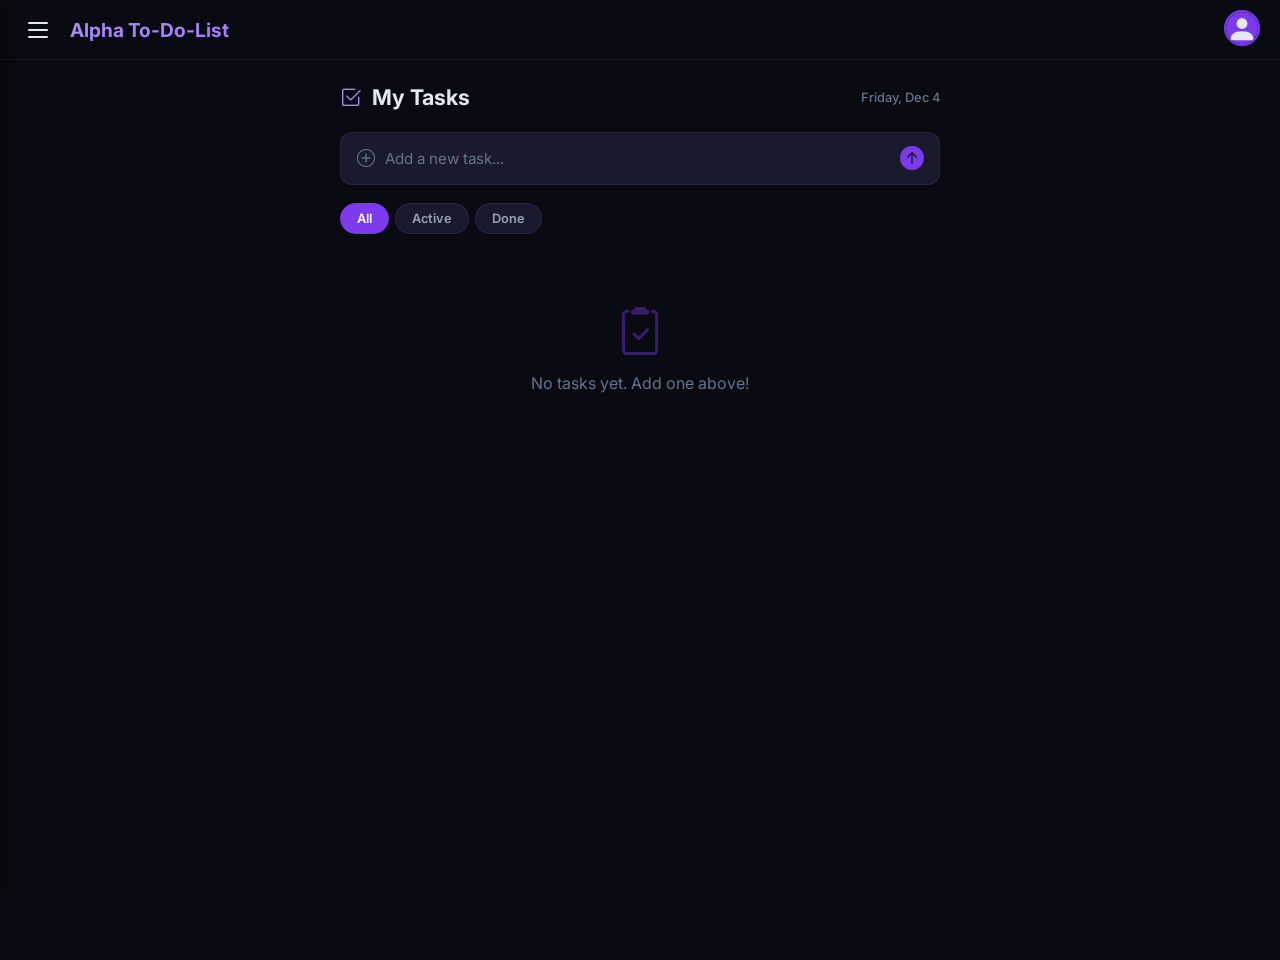
<file: To-Do-List/index.html>
<!DOCTYPE html>
<html lang="en">
<head>
    <meta charset="UTF-8">
    <meta name="viewport" content="width=device-width, initial-scale=1.0">
    <meta name="description" content="Alpha Task Manager - A premium task management app to organize your daily goals.">
    <title>Alpha To-Do-List</title>
    <link rel="stylesheet" href="https://cdn.jsdelivr.net/npm/bootstrap-icons@1.11.3/font/bootstrap-icons.min.css">
    <link href="https://fonts.googleapis.com/css2?family=Inter:wght@300;400;500;600;700&display=swap" rel="stylesheet">
    <link rel="stylesheet" href="style.css">
</head>
<body>

    <!-- ===== NAVBAR ===== -->
    <nav class="navbar" id="navbar">
        <button class="hamburger" id="hamburgerBtn" aria-label="Toggle sidebar">
            <span></span><span></span><span></span>
        </button>
        <h1 class="navbar-title">Alpha To-Do-List</h1>
        <div class="profile-trigger" id="profileTrigger">
            <img src="" alt="Profile" class="navbar-avatar" id="navbarAvatar">
            <div class="profile-dropdown" id="profileDropdown"></div>
        </div>
    </nav>

    <!-- ===== SIDEBAR ===== -->
    <div class="sidebar-overlay" id="sidebarOverlay"></div>
    <aside class="sidebar" id="sidebar">
        <div class="sidebar-profile">
            <img src="" alt="" class="sidebar-avatar" id="sidebarAvatar">
            <div class="sidebar-user-info">
                <span class="sidebar-username" id="sidebarUsername">Guest</span>
                <span class="sidebar-status" id="sidebarStatus">Not logged in</span>
            </div>
        </div>
        <div class="sidebar-divider"></div>
        <nav class="sidebar-nav">
            <a class="sidebar-item active" data-view="tasks">
                <i class="bi bi-check2-square"></i><span>My Tasks</span>
                <span class="sidebar-badge" id="taskBadge">0</span>
            </a>
            <a class="sidebar-item" data-view="history">
                <i class="bi bi-clock-history"></i><span>History</span>
            </a>
            <a class="sidebar-item" data-view="profile">
                <i class="bi bi-person-circle"></i><span>Profile</span>
            </a>
        </nav>
        <div class="sidebar-divider"></div>
        <div class="sidebar-footer">
            <i class="bi bi-stars"></i> Alpha Tasks v1.1
        </div>
    </aside>

    <!-- ===== MAIN CONTENT ===== -->
    <main class="main-content" id="mainContent">

        <!-- TASKS VIEW -->
        <section class="view active" id="tasksView">
            <div class="view-header">
                <h2><i class="bi bi-check2-square"></i> My Tasks</h2>
                <span class="task-date" id="currentDate"></span>
            </div>
            <div class="task-input-wrapper">
                <i class="bi bi-plus-circle task-input-icon"></i>
                <input type="text" id="taskInput" placeholder="Add a new task..." autocomplete="off">
                <button id="addBtn" aria-label="Add task"><i class="bi bi-arrow-up-circle-fill"></i></button>
            </div>
            <div class="task-filters">
                <button class="filter-btn active" data-filter="all">All</button>
                <button class="filter-btn" data-filter="active">Active</button>
                <button class="filter-btn" data-filter="completed">Done</button>
            </div>
            <ul class="task-list" id="taskList"></ul>
            <div class="task-empty" id="taskEmpty">
                <i class="bi bi-clipboard2-check"></i>
                <p>No tasks yet. Add one above!</p>
            </div>
            <div class="task-footer" id="taskFooter">
                <span id="taskCount">0 tasks remaining</span>
                <button id="clearCompletedBtn" class="clear-btn"><i class="bi bi-trash3"></i> Clear Done</button>
            </div>
        </section>

        <!-- HISTORY VIEW -->
        <section class="view" id="historyView">
            <div class="view-header">
                <h2><i class="bi bi-clock-history"></i> Task History</h2>
                <button class="clear-history-btn" id="clearHistoryBtn"><i class="bi bi-trash3"></i> Clear All</button>
            </div>
            <ul class="history-list" id="historyList"></ul>
            <div class="history-empty" id="historyEmpty">
                <i class="bi bi-hourglass"></i>
                <p>No history yet.</p>
            </div>
        </section>

        <!-- PROFILE VIEW -->
        <section class="view" id="profileView">
            <div class="view-header">
                <h2><i class="bi bi-person-circle"></i> Profile</h2>
            </div>
            <div class="profile-card" id="profileCard">
                <div class="profile-pic-wrapper">
                    <img src="" alt="Profile" class="profile-pic-large" id="profilePicLarge">
                    <button class="change-pic-overlay" id="changePicBtn"><i class="bi bi-camera-fill"></i><span>Change</span></button>
                    <input type="file" id="profilePicInput" accept="image/*" hidden>
                </div>
                <h3 id="profileDisplayName">Guest</h3>
                <p class="profile-handle" id="profileHandle">@guest</p>
                <div class="profile-stats">
                    <div class="stat-item"><span class="stat-value" id="statTotal">0</span><span class="stat-label">Total</span></div>
                    <div class="stat-item"><span class="stat-value" id="statCompleted">0</span><span class="stat-label">Done</span></div>
                    <div class="stat-item"><span class="stat-value" id="statPending">0</span><span class="stat-label">Pending</span></div>
                </div>
            </div>
            <div class="profile-guest-prompt" id="profileGuestPrompt">
                <i class="bi bi-person-lock"></i>
                <p>Login to manage your profile</p>
                <button class="prompt-btn" id="profileLoginBtn"><i class="bi bi-box-arrow-in-right"></i> Login Now</button>
            </div>
        </section>
    </main>

    <!-- ===== AUTH MODAL ===== -->
    <div class="modal-overlay" id="authModal">
        <div class="modal-container">
            <button class="modal-close" id="authModalClose"><i class="bi bi-x-lg"></i></button>
            <div class="auth-tabs">
                <button class="auth-tab active" data-tab="login">Login</button>
                <button class="auth-tab" data-tab="signup">Sign Up</button>
            </div>
            <form id="loginForm" class="auth-form">
                <div class="form-group">
                    <label><i class="bi bi-person"></i> Username</label>
                    <input type="text" id="loginUsername" placeholder="Enter username" required>
                </div>
                <div class="form-group">
                    <label><i class="bi bi-lock"></i> Password</label>
                    <div class="password-wrap">
                        <input type="password" id="loginPassword" placeholder="Enter password" required>
                        <button type="button" class="toggle-pw" data-target="loginPassword"><i class="bi bi-eye"></i></button>
                    </div>
                </div>
                <label class="remember-me" id="rememberMeLabel">
                    <input type="checkbox" id="rememberMe">
                    <span class="remember-check"><i class="bi bi-check-lg"></i></span>
                    <span>Remember me</span>
                </label>
                <button type="submit" class="auth-submit"><i class="bi bi-box-arrow-in-right"></i> Login</button>
            </form>
            <form id="signupForm" class="auth-form hidden">
                <div class="form-group">
                    <label><i class="bi bi-person-badge"></i> Full Name</label>
                    <input type="text" id="signupName" placeholder="Your full name" required>
                </div>
                <div class="form-group">
                    <label><i class="bi bi-at"></i> Username</label>
                    <input type="text" id="signupUsername" placeholder="Choose a username" required>
                </div>
                <div class="form-group">
                    <label><i class="bi bi-lock"></i> Password</label>
                    <div class="password-wrap">
                        <input type="password" id="signupPassword" placeholder="Create password (min 8 chars)" required>
                        <button type="button" class="toggle-pw" data-target="signupPassword"><i class="bi bi-eye"></i></button>
                    </div>
                    <div class="password-strength" id="passwordStrength">
                        <div class="strength-bar-track">
                            <div class="strength-bar-fill" id="strengthBarFill"></div>
                        </div>
                        <span class="strength-label" id="strengthLabel"></span>
                    </div>
                </div>
                <div class="form-group">
                    <label><i class="bi bi-lock-fill"></i> Confirm Password</label>
                    <div class="password-wrap">
                        <input type="password" id="signupConfirm" placeholder="Confirm password" required>
                        <button type="button" class="toggle-pw" data-target="signupConfirm"><i class="bi bi-eye"></i></button>
                    </div>
                </div>
                <button type="submit" class="auth-submit"><i class="bi bi-person-plus"></i> Create Account</button>
            </form>
        </div>
    </div>

    <!-- ===== TOAST ===== -->
    <div id="toastContainer" class="toast-container"></div>

    <script src="script.js"></script>
</body>
</html>
</file>
<file: To-Do-List/style.css>
/* ===== ROOT VARIABLES ===== */
:root {
    --bg-primary: #0a0a12;
    --bg-secondary: #12121c;
    --bg-card: #1a1a2e;
    --bg-input: #16162a;
    --accent: #7c3aed;
    --accent-light: #a78bfa;
    --accent-glow: rgba(124, 58, 237, 0.25);
    --text-primary: #e2e8f0;
    --text-secondary: #94a3b8;
    --text-muted: #64748b;
    --border: rgba(255, 255, 255, 0.06);
    --border-hover: rgba(255, 255, 255, 0.12);
    --success: #22c55e;
    --danger: #ef4444;
    --warning: #f59e0b;
    --radius: 12px;
    --radius-sm: 8px;
    --radius-full: 50%;
    --shadow: 0 8px 32px rgba(0, 0, 0, 0.4);
    --transition: 0.3s cubic-bezier(0.4, 0, 0.2, 1);
    --font: 'Inter', -apple-system, BlinkMacSystemFont, sans-serif;
    --navbar-h: 60px;
    --sidebar-w: 270px;
}

/* ===== RESET ===== */
*, *::before, *::after { margin: 0; padding: 0; box-sizing: border-box; }
html { font-size: 16px; }
body {
    font-family: var(--font);
    background: var(--bg-primary);
    color: var(--text-primary);
    min-height: 100vh;
    overflow-x: hidden;
    -webkit-font-smoothing: antialiased;
}
a { text-decoration: none; color: inherit; cursor: pointer; }
button { border: none; background: none; color: inherit; cursor: pointer; font-family: var(--font); }
input { font-family: var(--font); }
ul { list-style: none; }
.hidden { display: none !important; }

/* ===== NAVBAR ===== */
.navbar {
    position: fixed; top: 0; left: 0; right: 0; z-index: 100;
    height: var(--navbar-h);
    display: flex; align-items: center; gap: 14px;
    padding: 0 20px;
    background: rgba(10, 10, 18, 0.8);
    backdrop-filter: blur(16px); -webkit-backdrop-filter: blur(16px);
    border-bottom: 1px solid var(--border);
}
.navbar-title {
    flex: 1; font-size: 1.2rem; font-weight: 700;
    background: linear-gradient(135deg, var(--accent-light), var(--accent));
    -webkit-background-clip: text; -webkit-text-fill-color: transparent;
    background-clip: text;
}

/* ===== HAMBURGER ===== */
.hamburger {
    width: 36px; height: 36px;
    display: flex; flex-direction: column; justify-content: center; align-items: center;
    gap: 5px; padding: 6px; border-radius: var(--radius-sm);
    transition: background var(--transition);
}
.hamburger:hover { background: rgba(255,255,255,0.06); }
.hamburger span {
    display: block; width: 20px; height: 2px;
    background: var(--text-primary); border-radius: 2px;
    transition: all 0.35s cubic-bezier(0.77, 0, 0.18, 1);
    transform-origin: center;
}
.hamburger.active span:nth-child(1) { transform: rotate(45deg) translate(5px, 5px); }
.hamburger.active span:nth-child(2) { opacity: 0; transform: scaleX(0); }
.hamburger.active span:nth-child(3) { transform: rotate(-45deg) translate(5px, -5px); }

/* ===== PROFILE TRIGGER (NAVBAR) ===== */
.profile-trigger { position: relative; }
.navbar-avatar {
    width: 36px; height: 36px; border-radius: var(--radius-full);
    object-fit: cover; cursor: pointer;
    border: 2px solid var(--accent);
    transition: box-shadow var(--transition);
}
.navbar-avatar:hover { box-shadow: 0 0 0 3px var(--accent-glow); }
.profile-dropdown {
    position: absolute; top: calc(100% + 10px); right: 0;
    min-width: 200px; background: var(--bg-card);
    border: 1px solid var(--border-hover); border-radius: var(--radius);
    box-shadow: var(--shadow); padding: 8px 0;
    opacity: 0; visibility: hidden;
    transform: translateY(-8px) scale(0.96);
    transition: all 0.25s cubic-bezier(0.4, 0, 0.2, 1);
    z-index: 200;
}
.profile-dropdown.show {
    opacity: 1; visibility: visible; transform: translateY(0) scale(1);
}
.dropdown-header {
    display: flex; align-items: center; gap: 10px;
    padding: 12px 16px; border-bottom: 1px solid var(--border);
    margin-bottom: 4px;
}
.dropdown-header img {
    width: 32px; height: 32px; border-radius: var(--radius-full); object-fit: cover;
}
.dropdown-header .dd-name { font-weight: 600; font-size: 0.85rem; }
.dropdown-header .dd-handle { font-size: 0.75rem; color: var(--text-muted); }
.dropdown-item {
    display: flex; align-items: center; gap: 10px;
    padding: 10px 16px; font-size: 0.875rem;
    transition: background var(--transition);
}
.dropdown-item:hover { background: rgba(255,255,255,0.05); }
.dropdown-item i { font-size: 1.1rem; color: var(--accent-light); }
.dropdown-item.danger { color: var(--danger); }
.dropdown-item.danger i { color: var(--danger); }

/* ===== SIDEBAR OVERLAY ===== */
.sidebar-overlay {
    position: fixed; inset: 0; z-index: 150;
    background: rgba(0, 0, 0, 0.5);
    opacity: 0; visibility: hidden;
    transition: all var(--transition);
}
.sidebar-overlay.show { opacity: 1; visibility: visible; }

/* ===== SIDEBAR ===== */
.sidebar {
    position: fixed; top: 0; left: 0; bottom: 0; z-index: 160;
    width: var(--sidebar-w);
    background: var(--bg-secondary);
    border-right: 1px solid var(--border);
    display: flex; flex-direction: column;
    transform: translateX(-100%);
    transition: transform 0.4s cubic-bezier(0.4, 0, 0.2, 1);
    box-shadow: 4px 0 24px rgba(0,0,0,0.3);
}
.sidebar.open { transform: translateX(0); }

.sidebar-profile {
    display: flex; align-items: center; gap: 12px;
    padding: 20px 18px;
}
.sidebar-avatar {
    width: 44px; height: 44px; border-radius: var(--radius-full);
    object-fit: cover; border: 2px solid var(--accent);
}
.sidebar-user-info { display: flex; flex-direction: column; }
.sidebar-username { font-weight: 600; font-size: 0.95rem; }
.sidebar-status { font-size: 0.75rem; color: var(--text-muted); }
.sidebar-divider { height: 1px; background: var(--border); margin: 4px 16px; }

.sidebar-nav { flex: 1; padding: 8px 10px; display: flex; flex-direction: column; gap: 2px; }
.sidebar-item {
    display: flex; align-items: center; gap: 12px;
    padding: 11px 14px; border-radius: var(--radius-sm);
    font-size: 0.9rem; font-weight: 500;
    transition: all var(--transition); cursor: pointer;
}
.sidebar-item:hover { background: rgba(124, 58, 237, 0.08); }
.sidebar-item.active {
    background: linear-gradient(135deg, rgba(124,58,237,0.15), rgba(124,58,237,0.05));
    color: var(--accent-light);
}
.sidebar-item i { font-size: 1.15rem; width: 22px; text-align: center; }
.sidebar-item span:first-of-type { flex: 1; }
.sidebar-badge {
    background: var(--accent); color: #fff;
    font-size: 0.7rem; font-weight: 700;
    padding: 2px 8px; border-radius: 20px; min-width: 22px; text-align: center;
}

.sidebar-footer {
    padding: 14px 18px; font-size: 0.75rem;
    color: var(--text-muted); text-align: center;
}
.sidebar-footer i { color: var(--accent-light); }

/* ===== MAIN CONTENT ===== */
.main-content {
    margin-top: var(--navbar-h);
    padding: 24px 20px 40px;
    max-width: 640px; margin-left: auto; margin-right: auto;
}
.view { display: none; animation: fadeIn 0.35s ease; }
.view.active { display: block; }
@keyframes fadeIn { from { opacity: 0; transform: translateY(10px); } to { opacity: 1; transform: translateY(0); } }

.view-header {
    display: flex; align-items: center; justify-content: space-between;
    margin-bottom: 22px;
}
.view-header h2 { font-size: 1.35rem; font-weight: 700; display: flex; align-items: center; gap: 10px; }
.view-header h2 i { color: var(--accent-light); }
.task-date { font-size: 0.8rem; color: var(--text-muted); font-weight: 500; }

/* ===== TASK INPUT ===== */
.task-input-wrapper {
    display: flex; align-items: center; gap: 10px;
    background: var(--bg-card); border: 1px solid var(--border);
    border-radius: var(--radius); padding: 6px 8px 6px 16px;
    margin-bottom: 18px;
    transition: border-color var(--transition), box-shadow var(--transition);
}
.task-input-wrapper:focus-within {
    border-color: var(--accent);
    box-shadow: 0 0 0 3px var(--accent-glow);
}
.task-input-icon { color: var(--text-muted); font-size: 1.1rem; }
#taskInput {
    flex: 1; background: transparent; border: none; outline: none;
    color: var(--text-primary); font-size: 0.95rem; padding: 10px 0;
}
#taskInput::placeholder { color: var(--text-muted); }
#addBtn {
    width: 38px; height: 38px; border-radius: var(--radius-full);
    display: flex; align-items: center; justify-content: center;
    font-size: 1.5rem; color: var(--accent);
    transition: all var(--transition);
}
#addBtn:hover { color: var(--accent-light); transform: scale(1.1); }

/* ===== TASK FILTERS ===== */
.task-filters {
    display: flex; gap: 6px; margin-bottom: 18px;
}
.filter-btn {
    padding: 7px 16px; border-radius: 20px; font-size: 0.8rem; font-weight: 600;
    background: var(--bg-card); border: 1px solid var(--border);
    color: var(--text-secondary);
    transition: all var(--transition);
}
.filter-btn:hover { border-color: var(--accent); color: var(--text-primary); }
.filter-btn.active {
    background: var(--accent); border-color: var(--accent); color: #fff;
}

/* ===== TASK LIST ===== */
.task-list { display: flex; flex-direction: column; gap: 8px; }
.task-item {
    display: flex; align-items: center; gap: 12px;
    background: var(--bg-card); border: 1px solid var(--border);
    border-radius: var(--radius); padding: 14px 16px;
    animation: taskSlide 0.3s ease;
    transition: border-color var(--transition), background var(--transition);
}
.task-item:hover { border-color: var(--border-hover); background: rgba(26,26,46,0.8); }
@keyframes taskSlide { from { opacity: 0; transform: translateX(-16px); } to { opacity: 1; transform: translateX(0); } }

.task-check {
    width: 22px; height: 22px; border-radius: var(--radius-full);
    border: 2px solid var(--text-muted); cursor: pointer;
    display: flex; align-items: center; justify-content: center;
    transition: all var(--transition); flex-shrink: 0;
    font-size: 0.75rem; color: transparent;
}
.task-check:hover { border-color: var(--accent); }
.task-item.completed .task-check {
    background: var(--success); border-color: var(--success); color: #fff;
}
.task-text { flex: 1; font-size: 0.9rem; word-break: break-word; transition: all var(--transition); }
.task-item.completed .task-text {
    text-decoration: line-through; color: var(--text-muted);
}
.task-delete {
    width: 30px; height: 30px; border-radius: var(--radius-sm);
    display: flex; align-items: center; justify-content: center;
    font-size: 0.9rem; color: var(--text-muted);
    transition: all var(--transition); flex-shrink: 0;
    opacity: 0;
}
.task-item:hover .task-delete { opacity: 1; }
.task-delete:hover { background: rgba(239,68,68,0.12); color: var(--danger); }

/* ===== TASK EMPTY & FOOTER ===== */
.task-empty {
    text-align: center; padding: 50px 20px; color: var(--text-muted);
    display: none;
}
.task-empty.show { display: block; }
.task-empty i { font-size: 3rem; margin-bottom: 12px; display: block; color: var(--accent); opacity: 0.4; }
.task-footer {
    display: flex; justify-content: space-between; align-items: center;
    padding: 14px 0; margin-top: 12px;
    border-top: 1px solid var(--border); font-size: 0.8rem; color: var(--text-muted);
}
.clear-btn {
    font-size: 0.8rem; color: var(--danger); display: flex; align-items: center; gap: 5px;
    padding: 6px 12px; border-radius: var(--radius-sm);
    transition: background var(--transition);
}
.clear-btn:hover { background: rgba(239,68,68,0.1); }

/* ===== HISTORY ===== */
.clear-history-btn {
    font-size: 0.8rem; color: var(--danger); display: flex; align-items: center; gap: 5px;
    padding: 6px 12px; border-radius: var(--radius-sm);
    transition: background var(--transition);
}
.clear-history-btn:hover { background: rgba(239,68,68,0.1); }
.history-list { display: flex; flex-direction: column; gap: 8px; }
.history-item {
    display: flex; align-items: center; gap: 12px;
    background: var(--bg-card); border: 1px solid var(--border);
    border-radius: var(--radius); padding: 12px 16px;
    animation: taskSlide 0.3s ease;
}
.history-icon {
    width: 32px; height: 32px; border-radius: var(--radius-full);
    display: flex; align-items: center; justify-content: center;
    font-size: 0.85rem; flex-shrink: 0;
}
.history-icon.completed { background: rgba(34,197,94,0.12); color: var(--success); }
.history-icon.deleted { background: rgba(239,68,68,0.12); color: var(--danger); }
.history-info { flex: 1; }
.history-text { font-size: 0.875rem; margin-bottom: 2px; }
.history-meta { font-size: 0.72rem; color: var(--text-muted); }
.history-empty { text-align: center; padding: 50px 20px; color: var(--text-muted); display: none; }
.history-empty.show { display: block; }
.history-empty i { font-size: 3rem; margin-bottom: 12px; display: block; color: var(--accent); opacity: 0.4; }

/* ===== PROFILE ===== */
.profile-card {
    text-align: center; padding: 30px 20px;
    background: var(--bg-card); border: 1px solid var(--border);
    border-radius: var(--radius); display: none;
}
.profile-card.show { display: block; animation: fadeIn 0.35s ease; }
.profile-pic-wrapper {
    position: relative; width: 100px; height: 100px; margin: 0 auto 16px;
}
.profile-pic-large {
    width: 100px; height: 100px; border-radius: var(--radius-full);
    object-fit: cover; border: 3px solid var(--accent);
}
.change-pic-overlay {
    position: absolute; inset: 0; border-radius: var(--radius-full);
    background: rgba(0,0,0,0.6);
    display: flex; flex-direction: column; align-items: center; justify-content: center;
    gap: 2px; opacity: 0; transition: opacity var(--transition); cursor: pointer;
    font-size: 0.7rem; font-weight: 600;
}
.change-pic-overlay i { font-size: 1.2rem; }
.profile-pic-wrapper:hover .change-pic-overlay { opacity: 1; }
.profile-card h3 { font-size: 1.2rem; font-weight: 700; margin-bottom: 2px; }
.profile-handle { color: var(--text-muted); font-size: 0.85rem; margin-bottom: 20px; }
.profile-stats { display: flex; justify-content: center; gap: 30px; }
.stat-item { text-align: center; }
.stat-value {
    display: block; font-size: 1.4rem; font-weight: 700;
    background: linear-gradient(135deg, var(--accent-light), var(--accent));
    -webkit-background-clip: text; -webkit-text-fill-color: transparent; background-clip: text;
}
.stat-label { font-size: 0.72rem; color: var(--text-muted); text-transform: uppercase; letter-spacing: 0.5px; }

.profile-guest-prompt {
    text-align: center; padding: 50px 20px; color: var(--text-muted); display: none;
}
.profile-guest-prompt.show { display: block; }
.profile-guest-prompt i { font-size: 3rem; margin-bottom: 12px; display: block; color: var(--accent); opacity: 0.4; }
.prompt-btn {
    margin-top: 16px; padding: 10px 24px; border-radius: var(--radius-sm);
    background: var(--accent); color: #fff; font-weight: 600; font-size: 0.9rem;
    display: inline-flex; align-items: center; gap: 8px;
    transition: all var(--transition);
}
.prompt-btn:hover { background: var(--accent-light); transform: translateY(-1px); }

/* ===== AUTH MODAL ===== */
.modal-overlay {
    position: fixed; inset: 0; z-index: 300;
    background: rgba(0,0,0,0.6);
    display: flex; align-items: center; justify-content: center;
    padding: 20px;
    opacity: 0; visibility: hidden;
    transition: all var(--transition);
}
.modal-overlay.show { opacity: 1; visibility: visible; }
.modal-container {
    width: 100%; max-width: 400px;
    background: var(--bg-secondary);
    border: 1px solid var(--border-hover);
    border-radius: var(--radius); padding: 28px;
    box-shadow: var(--shadow);
    transform: translateY(20px) scale(0.95);
    transition: transform 0.35s cubic-bezier(0.4, 0, 0.2, 1);
}
.modal-overlay.show .modal-container { transform: translateY(0) scale(1); }
.modal-close {
    float: right; font-size: 1.1rem; color: var(--text-muted);
    padding: 4px; transition: color var(--transition);
}
.modal-close:hover { color: var(--text-primary); }

.auth-tabs {
    display: flex; gap: 4px; margin-bottom: 24px;
    background: var(--bg-card); border-radius: var(--radius-sm); padding: 4px;
}
.auth-tab {
    flex: 1; padding: 10px; border-radius: 6px; font-weight: 600; font-size: 0.875rem;
    transition: all var(--transition); text-align: center;
}
.auth-tab.active { background: var(--accent); color: #fff; }

.auth-form { display: flex; flex-direction: column; gap: 16px; }
.form-group { display: flex; flex-direction: column; gap: 6px; }
.form-group label {
    font-size: 0.8rem; font-weight: 600; color: var(--text-secondary);
    display: flex; align-items: center; gap: 6px;
}
.form-group label i { color: var(--accent-light); }
.form-group input {
    width: 100%; padding: 11px 14px; border-radius: var(--radius-sm);
    border: 1px solid var(--border); background: var(--bg-input);
    color: var(--text-primary); font-size: 0.9rem; outline: none;
    transition: border-color var(--transition), box-shadow var(--transition);
}
.form-group input:focus {
    border-color: var(--accent); box-shadow: 0 0 0 3px var(--accent-glow);
}
.form-group input::placeholder { color: var(--text-muted); }
.password-wrap { position: relative; }
.password-wrap input { padding-right: 42px; }
.toggle-pw {
    position: absolute; right: 10px; top: 50%; transform: translateY(-50%);
    color: var(--text-muted); font-size: 1rem;
    transition: color var(--transition);
}
.toggle-pw:hover { color: var(--text-primary); }
/* Remember Me */
.remember-me {
    display: flex; align-items: center; gap: 10px;
    cursor: pointer; font-size: 0.82rem; color: var(--text-secondary);
    user-select: none; padding: 2px 0;
    transition: color var(--transition);
}
.remember-me:hover { color: var(--text-primary); }
.remember-me input[type="checkbox"] {
    position: absolute; opacity: 0; width: 0; height: 0; pointer-events: none;
}
.remember-check {
    width: 18px; height: 18px; border-radius: 4px;
    border: 1.5px solid var(--text-muted);
    display: flex; align-items: center; justify-content: center;
    font-size: 0.7rem; color: transparent; flex-shrink: 0;
    transition: all var(--transition);
    background: transparent;
}
.remember-me input:checked ~ .remember-check {
    background: var(--accent); border-color: var(--accent); color: #fff;
}
.remember-me input:focus-visible ~ .remember-check {
    box-shadow: 0 0 0 3px var(--accent-glow);
}

.auth-submit {
    padding: 12px; border-radius: var(--radius-sm);
    background: linear-gradient(135deg, var(--accent), var(--accent-light));
    color: #fff; font-weight: 700; font-size: 0.95rem;
    display: flex; align-items: center; justify-content: center; gap: 8px;
    transition: all var(--transition); margin-top: 4px;
}
.auth-submit:hover { transform: translateY(-1px); box-shadow: 0 6px 20px var(--accent-glow); }

/* ===== PASSWORD STRENGTH METER ===== */
.password-strength {
    display: flex; align-items: center; gap: 10px;
    margin-top: 6px;
    opacity: 0; transform: translateY(-4px);
    transition: opacity 0.3s ease, transform 0.3s ease;
}
.password-strength.visible {
    opacity: 1; transform: translateY(0);
}
.strength-bar-track {
    flex: 1; height: 4px;
    background: rgba(255, 255, 255, 0.06);
    border-radius: 4px; overflow: hidden;
}
.strength-bar-fill {
    height: 100%; width: 0%;
    border-radius: 4px;
    transition: width 0.4s cubic-bezier(0.4, 0, 0.2, 1),
                background-color 0.4s ease;
}
.strength-bar-fill[data-level="weak"]   { width: 33%;  background: var(--danger); }
.strength-bar-fill[data-level="medium"] { width: 66%;  background: var(--warning); }
.strength-bar-fill[data-level="strong"] { width: 100%; background: var(--success); }
.strength-label {
    font-size: 0.7rem; font-weight: 600;
    text-transform: uppercase; letter-spacing: 0.5px;
    min-width: 52px; text-align: right;
    transition: color 0.3s ease;
}
.strength-label[data-level="weak"]   { color: var(--danger); }
.strength-label[data-level="medium"] { color: var(--warning); }
.strength-label[data-level="strong"] { color: var(--success); }

/* ===== TOAST ===== */
.toast-container {
    position: fixed; top: 74px; right: 20px; z-index: 400;
    display: flex; flex-direction: column; gap: 8px;
}
.toast {
    padding: 12px 20px; border-radius: var(--radius-sm);
    font-size: 0.85rem; font-weight: 500;
    box-shadow: var(--shadow);
    display: flex; align-items: center; gap: 8px;
    transform: translateX(120%);
    transition: transform 0.35s cubic-bezier(0.4, 0, 0.2, 1);
    max-width: 320px;
}
.toast.show { transform: translateX(0); }
.toast-success { background: #065f46; color: #a7f3d0; border-left: 3px solid var(--success); }
.toast-error { background: #7f1d1d; color: #fca5a5; border-left: 3px solid var(--danger); }
.toast-info { background: #1e1b4b; color: #c4b5fd; border-left: 3px solid var(--accent); }

/* ===== RESPONSIVE ===== */
@media (max-width: 480px) {
    .main-content { padding: 16px 14px 30px; }
    .navbar { padding: 0 14px; }
    .task-input-wrapper { padding: 4px 6px 4px 12px; }
    .profile-stats { gap: 18px; }
    .modal-container { padding: 22px; }
    .toast-container { left: 14px; right: 14px; }
    .toast { max-width: 100%; }
}
</file>
